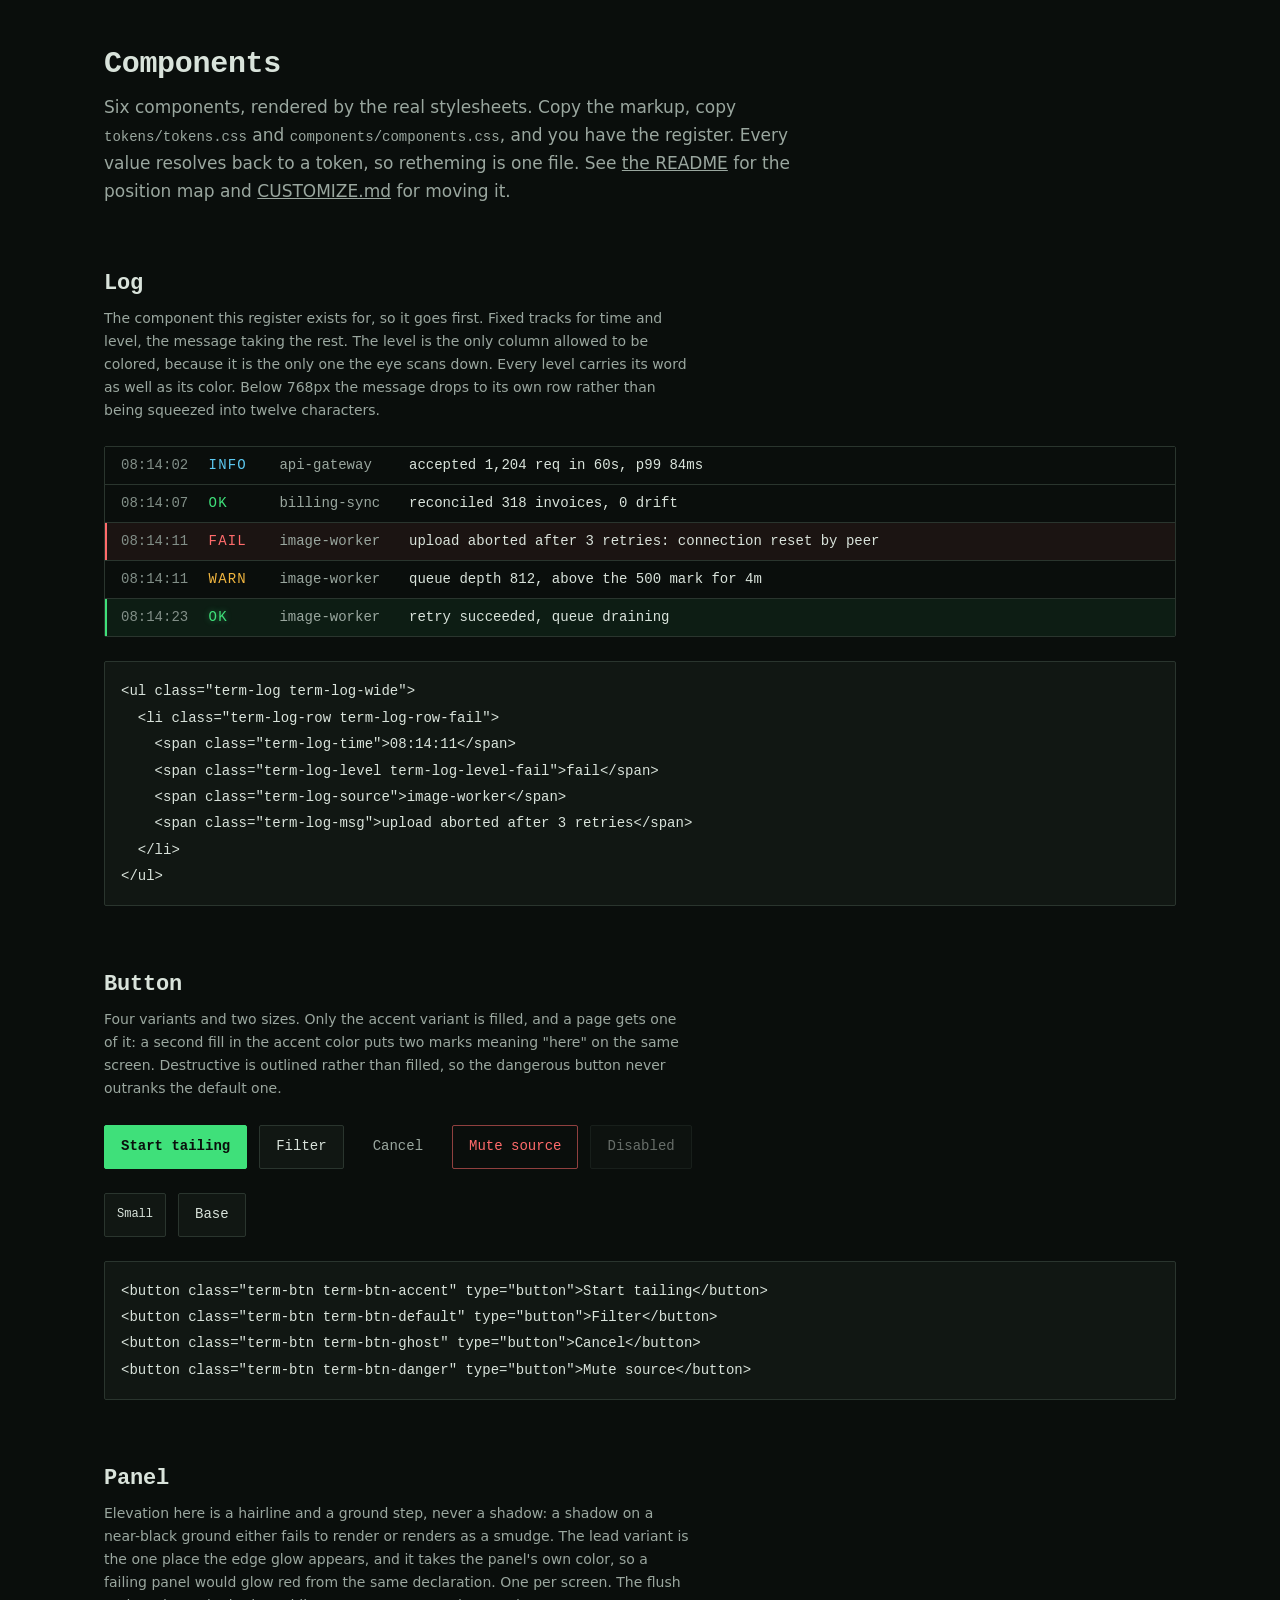
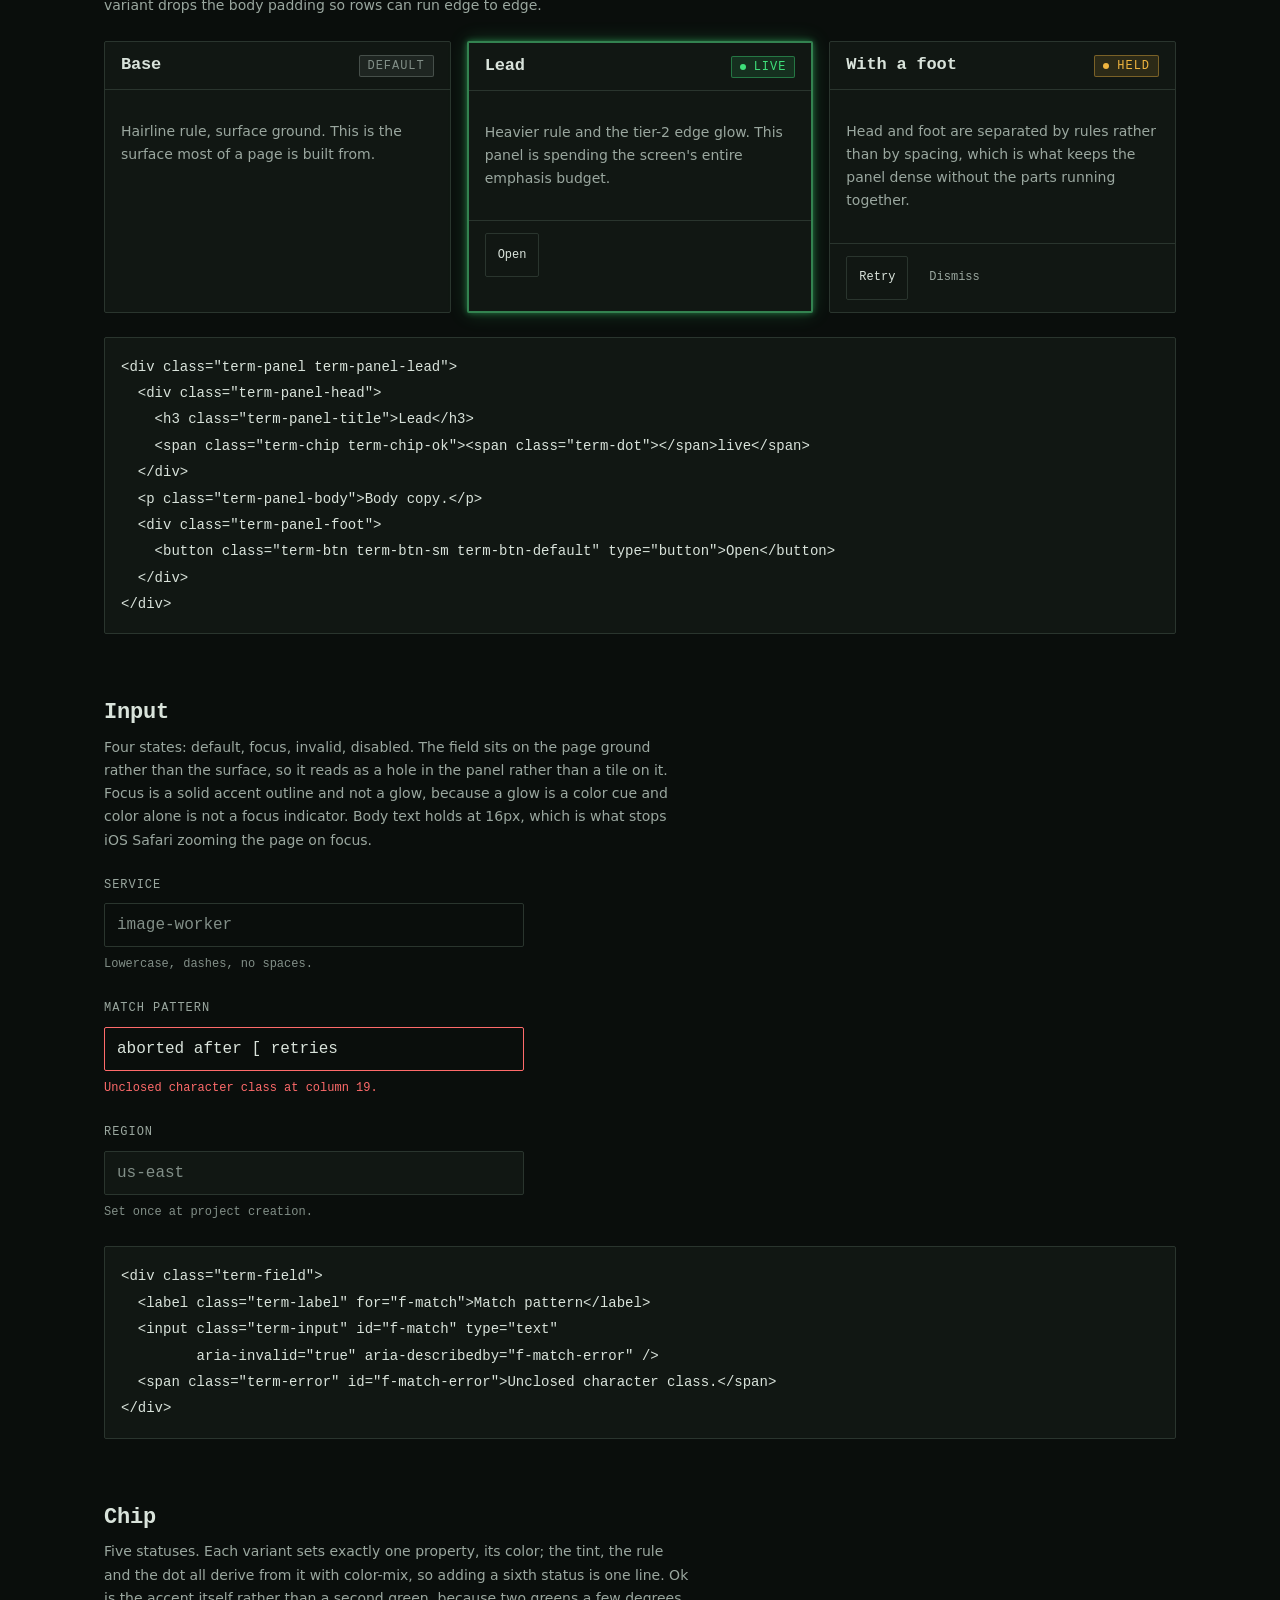
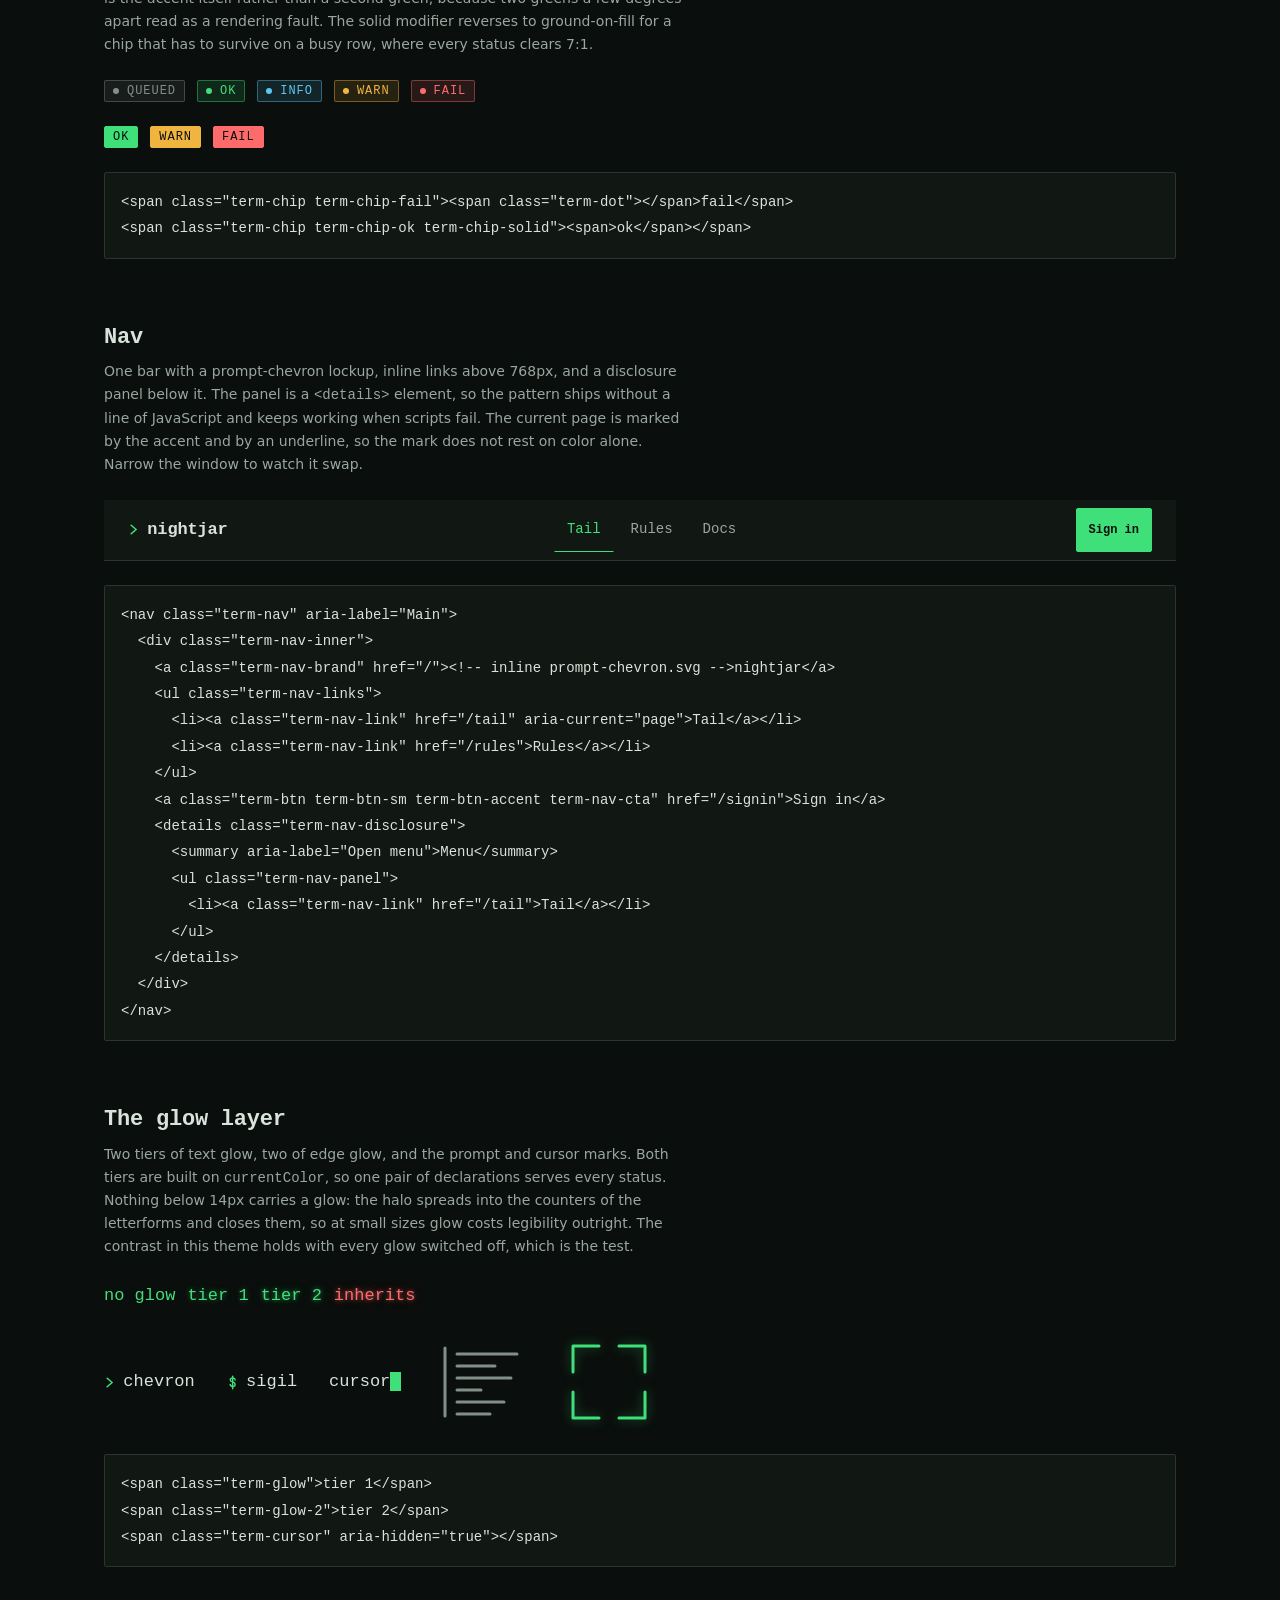
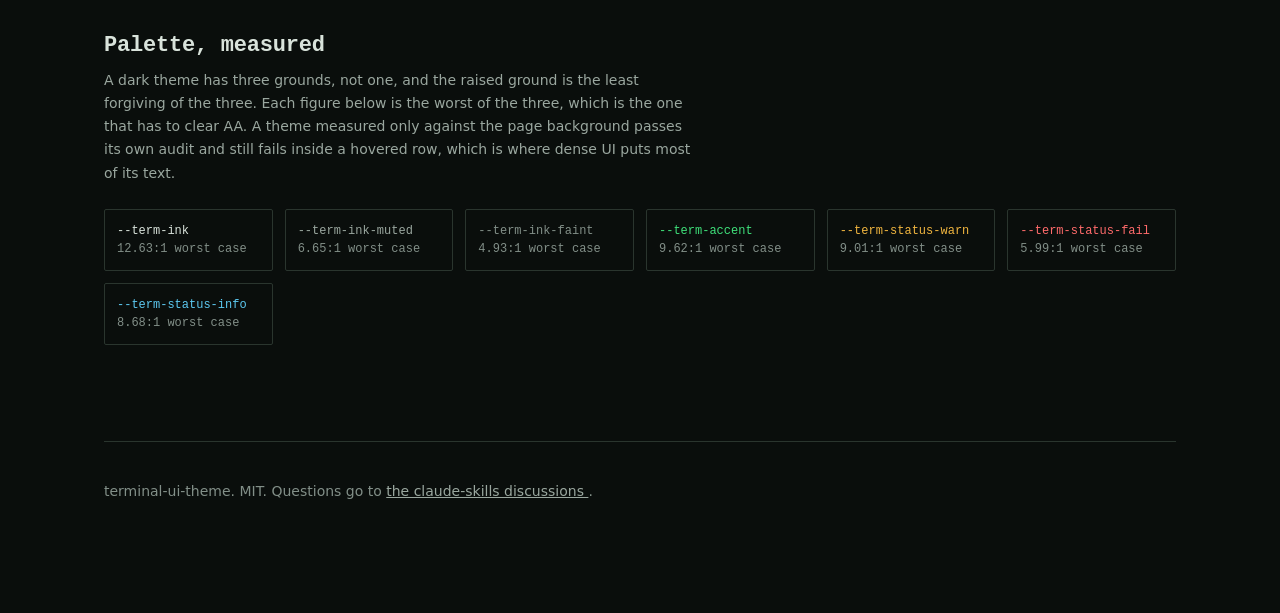
<file: components/index.html>
<!doctype html>
<html lang="en">
  <head>
    <meta charset="utf-8" />
    <meta name="viewport" content="width=device-width, initial-scale=1" />
    <title>Components | terminal-ui-theme</title>
    <meta
      name="description"
      content="The six core components of terminal-ui-theme, rendered live with the markup to copy."
    />

    <!-- The real token file and the real component files, in that order. This
         page holds no copy of any of them. -->
    <link rel="stylesheet" href="../tokens/tokens.css" />
    <link rel="stylesheet" href="./components.css" />
    <link rel="stylesheet" href="./glow.css" />

    <style>
      /* Page chrome for this gallery only. Tokens throughout, no literals. */
      *,
      *::before,
      *::after {
        box-sizing: border-box;
      }

      body {
        margin: 0;
        background: var(--term-ground);
        color: var(--term-ink);
        font-family: var(--term-font-sans);
        font-size: var(--term-text-body);
        line-height: var(--term-leading-body);
      }

      .wrap {
        max-width: var(--term-container);
        margin: 0 auto;
        padding: var(--term-space-12) var(--term-space-4) var(--term-space-24);
      }

      @media (min-width: 768px) {
        .wrap {
          padding-left: var(--term-space-6);
          padding-right: var(--term-space-6);
        }
      }

      h1 {
        margin: 0 0 var(--term-space-3);
        font-family: var(--term-font-mono);
        font-size: var(--term-text-h1);
        font-weight: var(--term-weight-bold);
        line-height: var(--term-leading-tight);
        letter-spacing: var(--term-tracking-tight);
      }

      .page-lead {
        max-width: var(--term-measure);
        margin: 0 0 var(--term-space-12);
        font-size: var(--term-text-lead);
        color: var(--term-ink-muted);
      }

      section {
        margin-top: var(--term-space-16);
      }

      h2 {
        margin: 0 0 var(--term-space-2);
        font-family: var(--term-font-mono);
        font-size: var(--term-text-h2);
        font-weight: var(--term-weight-bold);
        line-height: var(--term-leading-snug);
        letter-spacing: var(--term-tracking-tight);
      }

      .note {
        max-width: var(--term-measure);
        margin: 0 0 var(--term-space-6);
        color: var(--term-ink-muted);
        font-size: var(--term-text-sm);
      }

      .row {
        display: flex;
        flex-wrap: wrap;
        align-items: center;
        gap: var(--term-space-3);
        margin-bottom: var(--term-space-6);
      }

      .grid {
        display: grid;
        gap: var(--term-space-4);
        margin-bottom: var(--term-space-6);
        grid-template-columns: 1fr;
      }

      @media (min-width: 768px) {
        .grid {
          grid-template-columns: repeat(3, 1fr);
        }
      }

      .stack {
        display: grid;
        gap: var(--term-space-6);
        max-width: 420px;
        margin-bottom: var(--term-space-6);
      }

      pre {
        overflow-x: auto;
        margin: 0;
        padding: var(--term-space-4);
        background: var(--term-surface);
        border: var(--term-border-width) solid var(--term-border-color);
        border-radius: var(--term-radius);
      }

      code {
        font-family: var(--term-font-mono);
        font-size: var(--term-text-sm);
        line-height: var(--term-leading-dense);
      }

      a {
        color: var(--term-ink-muted);
      }

      .swatches {
        display: grid;
        grid-template-columns: repeat(auto-fill, minmax(150px, 1fr));
        gap: var(--term-space-3);
        margin-bottom: var(--term-space-6);
      }

      .swatch {
        padding: var(--term-space-3);
        border: var(--term-border-width) solid var(--term-border-color);
        border-radius: var(--term-radius);
        font-family: var(--term-font-mono);
        font-size: var(--term-text-xs);
        line-height: var(--term-leading-dense);
      }

      .swatch b {
        display: block;
        font-weight: var(--term-weight-medium);
      }

      .swatch span {
        color: var(--term-ink-faint);
      }

      .marks {
        display: flex;
        flex-wrap: wrap;
        align-items: center;
        gap: var(--term-space-8);
        margin-bottom: var(--term-space-6);
      }

      footer {
        margin-top: var(--term-space-24);
        padding-top: var(--term-space-6);
        border-top: var(--term-border-width) solid var(--term-border-color);
        color: var(--term-ink-faint);
        font-size: var(--term-text-sm);
      }
    </style>
  </head>

  <body>
    <div class="wrap">
      <h1>Components</h1>
      <p class="page-lead">
        Six components, rendered by the real stylesheets. Copy the markup, copy
        <code>tokens/tokens.css</code> and <code>components/components.css</code>,
        and you have the register. Every value resolves back to a token, so
        retheming is one file. See <a href="../README.md">the README</a> for the
        position map and <a href="../CUSTOMIZE.md">CUSTOMIZE.md</a> for moving it.
      </p>

      <!-- ================= LOG ================= -->
      <section aria-labelledby="log-heading">
        <h2 id="log-heading">Log</h2>
        <p class="note">
          The component this register exists for, so it goes first. Fixed tracks
          for time and level, the message taking the rest. The level is the only
          column allowed to be colored, because it is the only one the eye scans
          down. Every level carries its word as well as its color. Below 768px
          the message drops to its own row rather than being squeezed into
          twelve characters.
        </p>

        <div class="term-panel term-panel-flush" style="margin-bottom: var(--term-space-6)">
          <div class="term-panel-body">
            <ul class="term-log term-log-wide">
              <li class="term-log-row">
                <span class="term-log-time">08:14:02</span>
                <span class="term-log-level term-log-level-info">info</span>
                <span class="term-log-source">api-gateway</span>
                <span class="term-log-msg">accepted 1,204 req in 60s, p99 84ms</span>
              </li>
              <li class="term-log-row">
                <span class="term-log-time">08:14:07</span>
                <span class="term-log-level term-log-level-ok">ok</span>
                <span class="term-log-source">billing-sync</span>
                <span class="term-log-msg">reconciled 318 invoices, 0 drift</span>
              </li>
              <li class="term-log-row term-log-row-fail">
                <span class="term-log-time">08:14:11</span>
                <span class="term-log-level term-log-level-fail">fail</span>
                <span class="term-log-source">image-worker</span>
                <span class="term-log-msg">upload aborted after 3 retries: connection reset by peer</span>
              </li>
              <li class="term-log-row">
                <span class="term-log-time">08:14:11</span>
                <span class="term-log-level term-log-level-warn">warn</span>
                <span class="term-log-source">image-worker</span>
                <span class="term-log-msg">queue depth 812, above the 500 mark for 4m</span>
              </li>
              <li class="term-log-row term-log-row-live">
                <span class="term-log-time">08:14:23</span>
                <span class="term-log-level term-log-level-ok">ok</span>
                <span class="term-log-source">image-worker</span>
                <span class="term-log-msg">retry succeeded, queue draining</span>
              </li>
            </ul>
          </div>
        </div>

        <pre><code>&lt;ul class="term-log term-log-wide"&gt;
  &lt;li class="term-log-row term-log-row-fail"&gt;
    &lt;span class="term-log-time"&gt;08:14:11&lt;/span&gt;
    &lt;span class="term-log-level term-log-level-fail"&gt;fail&lt;/span&gt;
    &lt;span class="term-log-source"&gt;image-worker&lt;/span&gt;
    &lt;span class="term-log-msg"&gt;upload aborted after 3 retries&lt;/span&gt;
  &lt;/li&gt;
&lt;/ul&gt;</code></pre>
      </section>

      <!-- ================= BUTTON ================= -->
      <section aria-labelledby="button-heading">
        <h2 id="button-heading">Button</h2>
        <p class="note">
          Four variants and two sizes. Only the accent variant is filled, and a
          page gets one of it: a second fill in the accent color puts two marks
          meaning "here" on the same screen. Destructive is outlined rather than
          filled, so the dangerous button never outranks the default one.
        </p>

        <div class="row">
          <button class="term-btn term-btn-accent" type="button">Start tailing</button>
          <button class="term-btn term-btn-default" type="button">Filter</button>
          <button class="term-btn term-btn-ghost" type="button">Cancel</button>
          <button class="term-btn term-btn-danger" type="button">Mute source</button>
          <button class="term-btn term-btn-default" type="button" disabled>Disabled</button>
        </div>

        <div class="row">
          <button class="term-btn term-btn-sm term-btn-default" type="button">Small</button>
          <button class="term-btn term-btn-default" type="button">Base</button>
        </div>

        <pre><code>&lt;button class="term-btn term-btn-accent" type="button"&gt;Start tailing&lt;/button&gt;
&lt;button class="term-btn term-btn-default" type="button"&gt;Filter&lt;/button&gt;
&lt;button class="term-btn term-btn-ghost" type="button"&gt;Cancel&lt;/button&gt;
&lt;button class="term-btn term-btn-danger" type="button"&gt;Mute source&lt;/button&gt;</code></pre>
      </section>

      <!-- ================= PANEL ================= -->
      <section aria-labelledby="panel-heading">
        <h2 id="panel-heading">Panel</h2>
        <p class="note">
          Elevation here is a hairline and a ground step, never a shadow: a
          shadow on a near-black ground either fails to render or renders as a
          smudge. The lead variant is the one place the edge glow appears, and
          it takes the panel's own color, so a failing panel would glow red from
          the same declaration. One per screen. The flush variant drops the body
          padding so rows can run edge to edge.
        </p>

        <div class="grid">
          <div class="term-panel">
            <div class="term-panel-head">
              <h3 class="term-panel-title">Base</h3>
              <span class="term-chip term-chip-idle">default</span>
            </div>
            <p class="term-panel-body">
              Hairline rule, surface ground. This is the surface most of a page
              is built from.
            </p>
          </div>

          <div class="term-panel term-panel-lead">
            <div class="term-panel-head">
              <h3 class="term-panel-title">Lead</h3>
              <span class="term-chip term-chip-ok"><span class="term-dot"></span>live</span>
            </div>
            <p class="term-panel-body">
              Heavier rule and the tier-2 edge glow. This panel is spending the
              screen's entire emphasis budget.
            </p>
            <div class="term-panel-foot">
              <button class="term-btn term-btn-sm term-btn-default" type="button">Open</button>
            </div>
          </div>

          <div class="term-panel">
            <div class="term-panel-head">
              <h3 class="term-panel-title">With a foot</h3>
              <span class="term-chip term-chip-warn"><span class="term-dot"></span>held</span>
            </div>
            <p class="term-panel-body">
              Head and foot are separated by rules rather than by spacing, which
              is what keeps the panel dense without the parts running together.
            </p>
            <div class="term-panel-foot">
              <button class="term-btn term-btn-sm term-btn-default" type="button">Retry</button>
              <button class="term-btn term-btn-sm term-btn-ghost" type="button">Dismiss</button>
            </div>
          </div>
        </div>

        <pre><code>&lt;div class="term-panel term-panel-lead"&gt;
  &lt;div class="term-panel-head"&gt;
    &lt;h3 class="term-panel-title"&gt;Lead&lt;/h3&gt;
    &lt;span class="term-chip term-chip-ok"&gt;&lt;span class="term-dot"&gt;&lt;/span&gt;live&lt;/span&gt;
  &lt;/div&gt;
  &lt;p class="term-panel-body"&gt;Body copy.&lt;/p&gt;
  &lt;div class="term-panel-foot"&gt;
    &lt;button class="term-btn term-btn-sm term-btn-default" type="button"&gt;Open&lt;/button&gt;
  &lt;/div&gt;
&lt;/div&gt;</code></pre>
      </section>

      <!-- ================= INPUT ================= -->
      <section aria-labelledby="input-heading">
        <h2 id="input-heading">Input</h2>
        <p class="note">
          Four states: default, focus, invalid, disabled. The field sits on the
          page ground rather than the surface, so it reads as a hole in the
          panel rather than a tile on it. Focus is a solid accent outline and
          not a glow, because a glow is a color cue and color alone is not a
          focus indicator. Body text holds at 16px, which is what stops iOS
          Safari zooming the page on focus.
        </p>

        <div class="stack">
          <div class="term-field">
            <label class="term-label" for="f-service">Service</label>
            <input class="term-input" id="f-service" type="text" placeholder="image-worker" />
            <span class="term-hint">Lowercase, dashes, no spaces.</span>
          </div>

          <div class="term-field">
            <label class="term-label" for="f-match">Match pattern</label>
            <input
              class="term-input"
              id="f-match"
              type="text"
              value="aborted after [ retries"
              aria-invalid="true"
              aria-describedby="f-match-error"
            />
            <span class="term-error" id="f-match-error">
              Unclosed character class at column 19.
            </span>
          </div>

          <div class="term-field">
            <label class="term-label" for="f-region">Region</label>
            <input class="term-input" id="f-region" type="text" value="us-east" disabled />
            <span class="term-hint">Set once at project creation.</span>
          </div>
        </div>

        <pre><code>&lt;div class="term-field"&gt;
  &lt;label class="term-label" for="f-match"&gt;Match pattern&lt;/label&gt;
  &lt;input class="term-input" id="f-match" type="text"
         aria-invalid="true" aria-describedby="f-match-error" /&gt;
  &lt;span class="term-error" id="f-match-error"&gt;Unclosed character class.&lt;/span&gt;
&lt;/div&gt;</code></pre>
      </section>

      <!-- ================= CHIP ================= -->
      <section aria-labelledby="chip-heading">
        <h2 id="chip-heading">Chip</h2>
        <p class="note">
          Five statuses. Each variant sets exactly one property, its color; the
          tint, the rule and the dot all derive from it with color-mix, so
          adding a sixth status is one line. Ok is the accent itself rather than
          a second green, because two greens a few degrees apart read as a
          rendering fault. The solid modifier reverses to ground-on-fill for a
          chip that has to survive on a busy row, where every status clears 7:1.
        </p>

        <div class="row">
          <span class="term-chip term-chip-idle"><span class="term-dot"></span>queued</span>
          <span class="term-chip term-chip-ok"><span class="term-dot"></span>ok</span>
          <span class="term-chip term-chip-info"><span class="term-dot"></span>info</span>
          <span class="term-chip term-chip-warn"><span class="term-dot"></span>warn</span>
          <span class="term-chip term-chip-fail"><span class="term-dot"></span>fail</span>
        </div>

        <div class="row">
          <span class="term-chip term-chip-ok term-chip-solid"><span>ok</span></span>
          <span class="term-chip term-chip-warn term-chip-solid"><span>warn</span></span>
          <span class="term-chip term-chip-fail term-chip-solid"><span>fail</span></span>
        </div>

        <pre><code>&lt;span class="term-chip term-chip-fail"&gt;&lt;span class="term-dot"&gt;&lt;/span&gt;fail&lt;/span&gt;
&lt;span class="term-chip term-chip-ok term-chip-solid"&gt;&lt;span&gt;ok&lt;/span&gt;&lt;/span&gt;</code></pre>
      </section>

      <!-- ================= NAV ================= -->
      <section aria-labelledby="nav-heading">
        <h2 id="nav-heading">Nav</h2>
        <p class="note">
          One bar with a prompt-chevron lockup, inline links above 768px, and a
          disclosure panel below it. The panel is a <code>&lt;details&gt;</code>
          element, so the pattern ships without a line of JavaScript and keeps
          working when scripts fail. The current page is marked by the accent
          and by an underline, so the mark does not rest on color alone. Narrow
          the window to watch it swap.
        </p>

        <div style="margin-bottom: var(--term-space-6)">
          <nav class="term-nav" aria-label="Component example">
            <div class="term-nav-inner">
              <a class="term-nav-brand" href="#nav-heading">
                <svg
                  xmlns="http://www.w3.org/2000/svg"
                  viewBox="0 0 16 24"
                  width="16"
                  height="24"
                  class="term-prompt-mark"
                  aria-hidden="true"
                >
                  <path
                    class="term-art-line"
                    fill="none"
                    stroke="currentColor"
                    stroke-width="2.25"
                    stroke-linecap="round"
                    stroke-linejoin="round"
                    d="M4.5 6 L 11.5 12 L 4.5 18"
                  />
                </svg>
                nightjar
              </a>

              <ul class="term-nav-links">
                <li><a class="term-nav-link" href="#nav-heading" aria-current="page">Tail</a></li>
                <li><a class="term-nav-link" href="#nav-heading">Rules</a></li>
                <li><a class="term-nav-link" href="#nav-heading">Docs</a></li>
              </ul>

              <a class="term-btn term-btn-sm term-btn-accent term-nav-cta" href="#nav-heading">
                Sign in
              </a>

              <details class="term-nav-disclosure">
                <summary aria-label="Open menu">Menu</summary>
                <ul class="term-nav-panel">
                  <li><a class="term-nav-link" href="#nav-heading" aria-current="page">Tail</a></li>
                  <li><a class="term-nav-link" href="#nav-heading">Rules</a></li>
                  <li><a class="term-nav-link" href="#nav-heading">Docs</a></li>
                  <li><a class="term-nav-link" href="#nav-heading">Sign in</a></li>
                </ul>
              </details>
            </div>
          </nav>
        </div>

        <pre><code>&lt;nav class="term-nav" aria-label="Main"&gt;
  &lt;div class="term-nav-inner"&gt;
    &lt;a class="term-nav-brand" href="/"&gt;&lt;!-- inline prompt-chevron.svg --&gt;nightjar&lt;/a&gt;
    &lt;ul class="term-nav-links"&gt;
      &lt;li&gt;&lt;a class="term-nav-link" href="/tail" aria-current="page"&gt;Tail&lt;/a&gt;&lt;/li&gt;
      &lt;li&gt;&lt;a class="term-nav-link" href="/rules"&gt;Rules&lt;/a&gt;&lt;/li&gt;
    &lt;/ul&gt;
    &lt;a class="term-btn term-btn-sm term-btn-accent term-nav-cta" href="/signin"&gt;Sign in&lt;/a&gt;
    &lt;details class="term-nav-disclosure"&gt;
      &lt;summary aria-label="Open menu"&gt;Menu&lt;/summary&gt;
      &lt;ul class="term-nav-panel"&gt;
        &lt;li&gt;&lt;a class="term-nav-link" href="/tail"&gt;Tail&lt;/a&gt;&lt;/li&gt;
      &lt;/ul&gt;
    &lt;/details&gt;
  &lt;/div&gt;
&lt;/nav&gt;</code></pre>
      </section>

      <!-- ================= THE GLOW LAYER ================= -->
      <section aria-labelledby="glow-heading">
        <h2 id="glow-heading">The glow layer</h2>
        <p class="note">
          Two tiers of text glow, two of edge glow, and the prompt and cursor
          marks. Both tiers are built on <code>currentColor</code>, so one pair
          of declarations serves every status. Nothing below 14px carries a
          glow: the halo spreads into the counters of the letterforms and closes
          them, so at small sizes glow costs legibility outright. The contrast
          in this theme holds with every glow switched off, which is the test.
        </p>

        <div class="row">
          <span style="font-family: var(--term-font-mono); font-size: var(--term-text-h3); color: var(--term-accent)">no glow</span>
          <span class="term-glow" style="font-family: var(--term-font-mono); font-size: var(--term-text-h3); color: var(--term-accent)">tier 1</span>
          <span class="term-glow-2" style="font-family: var(--term-font-mono); font-size: var(--term-text-h3); color: var(--term-accent)">tier 2</span>
          <span class="term-glow-2" style="font-family: var(--term-font-mono); font-size: var(--term-text-h3); color: var(--term-status-fail)">inherits</span>
        </div>

        <div class="marks">
          <span class="term-prompt" style="font-size: var(--term-text-h3)">
            <svg
              xmlns="http://www.w3.org/2000/svg"
              viewBox="0 0 16 24"
              width="16"
              height="24"
              class="term-prompt-mark"
              aria-hidden="true"
            >
              <path
                class="term-art-line"
                fill="none"
                stroke="currentColor"
                stroke-width="2.25"
                stroke-linecap="round"
                stroke-linejoin="round"
                d="M4.5 6 L 11.5 12 L 4.5 18"
              />
            </svg>
            chevron
          </span>

          <span class="term-prompt" style="font-size: var(--term-text-h3)">
            <svg
              xmlns="http://www.w3.org/2000/svg"
              viewBox="0 0 16 24"
              width="16"
              height="24"
              class="term-prompt-mark"
              aria-hidden="true"
            >
              <g
                class="term-art-line"
                fill="none"
                stroke="currentColor"
                stroke-width="2"
                stroke-linecap="round"
                stroke-linejoin="round"
              >
                <path d="M11.5 8.4 C 11.5 6.6, 10 5.6, 8 5.6 C 6 5.6, 4.6 6.6, 4.6 8.3 C 4.6 11.8, 11.5 10.6, 11.5 14.4 C 11.5 16.4, 10 17.6, 8 17.6 C 6 17.6, 4.5 16.4, 4.5 14.6" />
                <path d="M8 3.2 L 8 20.8" />
              </g>
            </svg>
            sigil
          </span>

          <span style="font-family: var(--term-font-mono); font-size: var(--term-text-h3)">
            cursor<span class="term-cursor" aria-hidden="true"></span>
          </span>

          <svg
            xmlns="http://www.w3.org/2000/svg"
            viewBox="0 0 96 96"
            width="96"
            height="96"
            class="term-glyph"
            aria-hidden="true"
          >
            <g
              class="term-art-line"
              fill="none"
              stroke="currentColor"
              stroke-width="3"
              stroke-linecap="round"
            >
              <path d="M12 14 L 12 82" />
              <path d="M24 20 L 84 20" />
              <path d="M24 32 L 62 32" />
              <path d="M24 44 L 78 44" />
              <path d="M24 56 L 48 56" />
              <path d="M24 68 L 71 68" />
              <path d="M24 80 L 57 80" />
            </g>
          </svg>

          <svg
            xmlns="http://www.w3.org/2000/svg"
            viewBox="0 0 96 96"
            width="96"
            height="96"
            class="term-glyph term-glyph-lit"
            aria-hidden="true"
          >
            <g
              class="term-art-line"
              fill="none"
              stroke="currentColor"
              stroke-width="3"
              stroke-linecap="round"
              stroke-linejoin="round"
            >
              <path d="M12 38 L 12 12 L 38 12" />
              <path d="M58 12 L 84 12 L 84 38" />
              <path d="M84 58 L 84 84 L 58 84" />
              <path d="M38 84 L 12 84 L 12 58" />
            </g>
          </svg>
        </div>

        <pre><code>&lt;span class="term-glow"&gt;tier 1&lt;/span&gt;
&lt;span class="term-glow-2"&gt;tier 2&lt;/span&gt;
&lt;span class="term-cursor" aria-hidden="true"&gt;&lt;/span&gt;</code></pre>
      </section>

      <!-- ================= PALETTE ================= -->
      <section aria-labelledby="palette-heading">
        <h2 id="palette-heading">Palette, measured</h2>
        <p class="note">
          A dark theme has three grounds, not one, and the raised ground is the
          least forgiving of the three. Each figure below is the worst of the
          three, which is the one that has to clear AA. A theme measured only
          against the page background passes its own audit and still fails
          inside a hovered row, which is where dense UI puts most of its text.
        </p>

        <div class="swatches">
          <div class="swatch" style="color: var(--term-ink)">
            <b>--term-ink</b><span>12.63:1 worst case</span>
          </div>
          <div class="swatch" style="color: var(--term-ink-muted)">
            <b>--term-ink-muted</b><span>6.65:1 worst case</span>
          </div>
          <div class="swatch" style="color: var(--term-ink-faint)">
            <b>--term-ink-faint</b><span>4.93:1 worst case</span>
          </div>
          <div class="swatch" style="color: var(--term-accent)">
            <b>--term-accent</b><span>9.62:1 worst case</span>
          </div>
          <div class="swatch" style="color: var(--term-status-warn)">
            <b>--term-status-warn</b><span>9.01:1 worst case</span>
          </div>
          <div class="swatch" style="color: var(--term-status-fail)">
            <b>--term-status-fail</b><span>5.99:1 worst case</span>
          </div>
          <div class="swatch" style="color: var(--term-status-info)">
            <b>--term-status-info</b><span>8.68:1 worst case</span>
          </div>
        </div>
      </section>

      <footer>
        <p>
          terminal-ui-theme. MIT. Questions go to
          <a href="https://github.com/rampstackco/claude-skills/discussions">
            the claude-skills discussions
          </a>.
        </p>
      </footer>
    </div>
  </body>
</html>
</file>
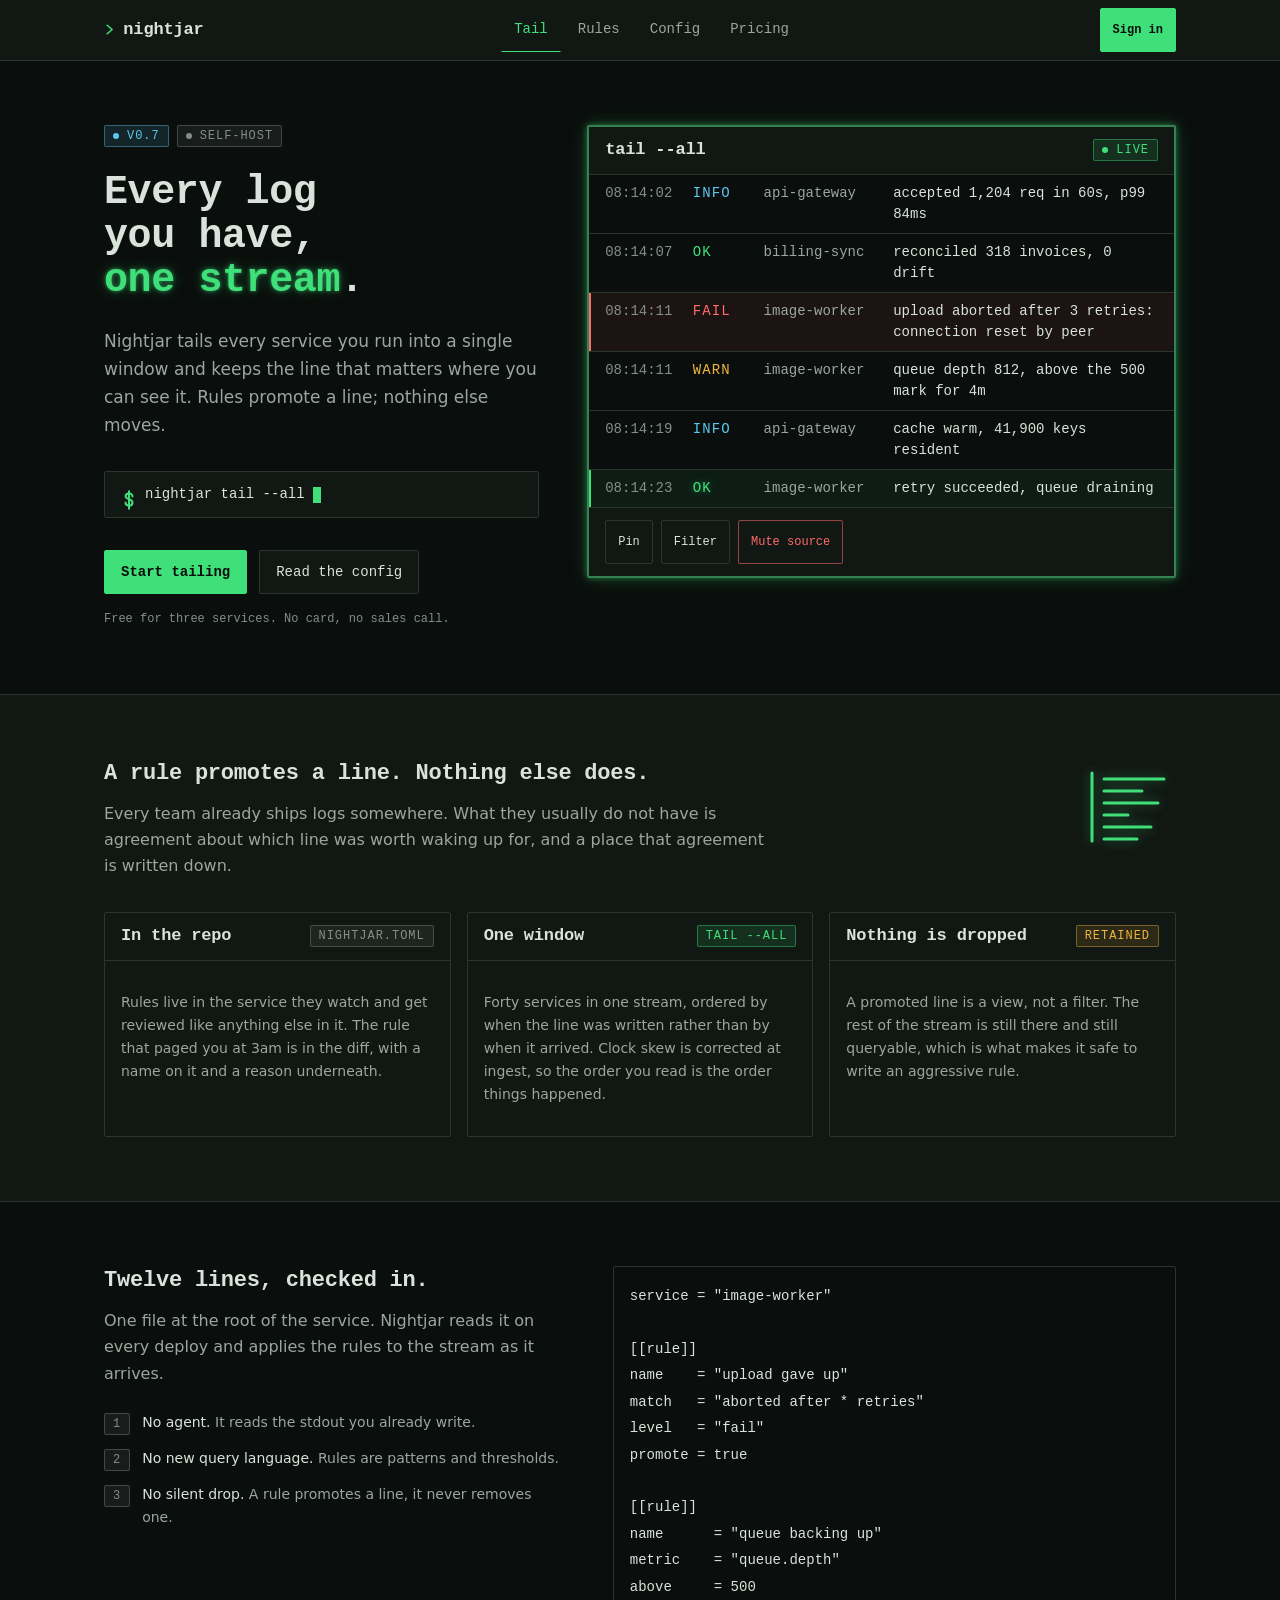
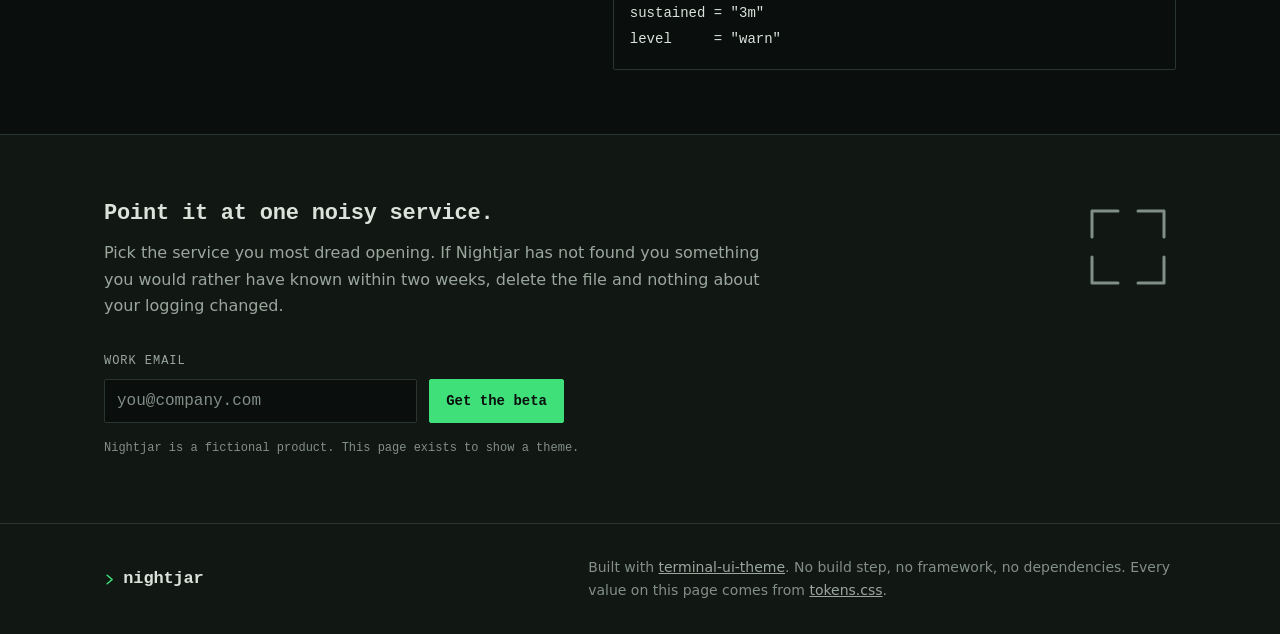
<file: demo/index.html>
<!doctype html>
<html lang="en">
  <head>
    <meta charset="utf-8" />
    <meta name="viewport" content="width=device-width, initial-scale=1" />
    <title>Nightjar | terminal-ui-theme demo</title>
    <meta
      name="description"
      content="A fictional log-tailing product, built entirely from the terminal-ui-theme tokens and components. No build step, no framework, no dependencies."
    />

    <!-- The real token file and the real component files. This page holds no
         copy of any of them, and declares no color of its own. Change a value
         in tokens/tokens.css and this page changes with it. -->
    <link rel="stylesheet" href="../tokens/tokens.css" />
    <link rel="stylesheet" href="../components/components.css" />
    <link rel="stylesheet" href="../components/glow.css" />

    <style>
      /* Layout for this page only. Tokens throughout, not one literal. */
      *,
      *::before,
      *::after {
        box-sizing: border-box;
      }

      body {
        margin: 0;
        background: var(--term-ground);
        color: var(--term-ink);
        font-family: var(--term-font-sans);
        font-size: var(--term-text-body);
        line-height: var(--term-leading-body);
      }

      .skip {
        position: absolute;
        left: -9999px;
      }

      .skip:focus {
        left: var(--term-space-4);
        top: var(--term-space-4);
        z-index: 50;
        padding: var(--term-space-3) var(--term-space-4);
        background: var(--term-surface);
        border: var(--term-border-width) solid var(--term-accent);
        border-radius: var(--term-radius);
        font-family: var(--term-font-mono);
      }

      .wrap {
        max-width: var(--term-container);
        margin: 0 auto;
        padding-left: var(--term-space-4);
        padding-right: var(--term-space-4);
      }

      @media (min-width: 768px) {
        .wrap {
          padding-left: var(--term-space-6);
          padding-right: var(--term-space-6);
        }
      }

      section {
        padding-top: var(--term-space-12);
        padding-bottom: var(--term-space-12);
      }

      @media (min-width: 768px) {
        section {
          padding-top: var(--term-space-16);
          padding-bottom: var(--term-space-16);
        }
      }

      .band {
        border-top: var(--term-border-width) solid var(--term-border-color);
      }

      .band-surface {
        background: var(--term-surface);
      }

      /* ---- Hero ---- */
      .hero-grid {
        display: grid;
        gap: var(--term-space-8);
        align-items: start;
      }

      @media (min-width: 960px) {
        .hero-grid {
          grid-template-columns: 0.85fr 1.15fr;
          gap: var(--term-space-12);
        }
      }

      .eyebrow {
        display: flex;
        flex-wrap: wrap;
        gap: var(--term-space-2);
        margin: 0 0 var(--term-space-6);
      }

      h1 {
        margin: 0;
        font-family: var(--term-font-mono);
        font-size: var(--term-text-h1);
        font-weight: var(--term-weight-bold);
        line-height: var(--term-leading-tight);
        letter-spacing: var(--term-tracking-tight);
        text-wrap: balance;
      }

      @media (min-width: 768px) {
        h1 {
          font-size: var(--term-text-display);
        }
      }

      .lead {
        max-width: var(--term-measure);
        margin: var(--term-space-6) 0 0;
        font-size: var(--term-text-lead);
        color: var(--term-ink-muted);
      }

      .cta-row {
        display: flex;
        flex-wrap: wrap;
        gap: var(--term-space-3);
        margin-top: var(--term-space-8);
      }

      .fine {
        margin: var(--term-space-4) 0 0;
        font-family: var(--term-font-mono);
        font-size: var(--term-text-xs);
        color: var(--term-ink-faint);
      }

      /* The one command line on the page. It is the hero's proof: the whole
         product is one command, so the command is the screenshot. */
      .cmd {
        display: flex;
        align-items: center;
        gap: var(--term-prompt-gap);
        margin-top: var(--term-space-8);
        padding: var(--term-space-3) var(--term-space-4);
        background: var(--term-surface);
        border: var(--term-border-width) solid var(--term-border-color);
        border-radius: var(--term-radius);
        font-family: var(--term-font-mono);
        font-size: var(--term-text-sm);
        overflow-x: auto;
      }

      .cmd code {
        white-space: nowrap;
      }

      /* ---- Section headings ---- */
      h2 {
        margin: 0;
        font-family: var(--term-font-mono);
        font-size: var(--term-text-h2);
        font-weight: var(--term-weight-bold);
        line-height: var(--term-leading-snug);
        letter-spacing: var(--term-tracking-tight);
        text-wrap: balance;
      }

      .section-head {
        display: flex;
        align-items: flex-start;
        justify-content: space-between;
        gap: var(--term-space-8);
      }

      .section-lead {
        max-width: var(--term-measure);
        margin: var(--term-space-3) 0 var(--term-space-8);
        color: var(--term-ink-muted);
      }

      /* The section mark. One per section is the ceiling, and this page uses
         two across three sections. */
      .section-mark {
        flex: none;
        display: none;
      }

      @media (min-width: 768px) {
        .section-mark {
          display: block;
        }
      }

      .cards {
        display: grid;
        gap: var(--term-space-4);
        grid-template-columns: 1fr;
      }

      @media (min-width: 900px) {
        .cards {
          grid-template-columns: repeat(3, 1fr);
        }
      }

      /* ---- Config ---- */
      .config-grid {
        display: grid;
        gap: var(--term-space-8);
        align-items: start;
      }

      @media (min-width: 900px) {
        .config-grid {
          grid-template-columns: 0.9fr 1.1fr;
          gap: var(--term-space-12);
        }
      }

      pre {
        overflow-x: auto;
        margin: 0;
        padding: var(--term-space-4);
        background: var(--term-ground);
        border: var(--term-border-width) solid var(--term-border-color);
        border-radius: var(--term-radius);
      }

      code {
        font-family: var(--term-font-mono);
        font-size: var(--term-text-sm);
        line-height: var(--term-leading-dense);
      }

      .checks {
        margin: var(--term-space-6) 0 0;
        padding: 0;
        list-style: none;
        display: grid;
        gap: var(--term-space-3);
      }

      .checks li {
        display: grid;
        grid-template-columns: auto 1fr;
        gap: var(--term-space-3);
        align-items: baseline;
        color: var(--term-ink-muted);
        font-size: var(--term-text-sm);
      }

      .checks strong {
        color: var(--term-ink);
        font-weight: var(--term-weight-medium);
      }

      /* ---- Signup ---- */
      .signup {
        display: grid;
        gap: var(--term-space-3);
        max-width: 460px;
        margin-top: var(--term-space-8);
      }

      @media (min-width: 560px) {
        .signup {
          grid-template-columns: 1fr auto;
          align-items: end;
        }
      }

      /* ---- Footer ---- */
      footer {
        background: var(--term-surface);
        border-top: var(--term-border-width) solid var(--term-border-color);
        padding: var(--term-space-8) 0;
      }

      .foot-inner {
        display: flex;
        flex-wrap: wrap;
        gap: var(--term-space-6);
        justify-content: space-between;
        align-items: center;
      }

      .foot-note {
        max-width: var(--term-measure);
        margin: 0;
        font-size: var(--term-text-sm);
        color: var(--term-ink-faint);
      }

      .foot-note a {
        color: var(--term-ink-muted);
      }
    </style>
  </head>

  <body>
    <a class="skip" href="#main">Skip to content</a>

    <nav class="term-nav" aria-label="Main">
      <div class="term-nav-inner">
        <a class="term-nav-brand" href="#main">
          <!-- The brand lockup is the prompt chevron and the name, which is the
               smallest possible statement of this whole register. Inlined from
               assets/prompt-chevron.svg so it can read the tokens. -->
          <svg
            xmlns="http://www.w3.org/2000/svg"
            viewBox="0 0 16 24"
            width="16"
            height="24"
            class="term-prompt-mark"
            aria-hidden="true"
          >
            <path
              class="term-art-line"
              fill="none"
              stroke="currentColor"
              stroke-width="2.25"
              stroke-linecap="round"
              stroke-linejoin="round"
              d="M4.5 6 L 11.5 12 L 4.5 18"
            />
          </svg>
          nightjar
        </a>

        <ul class="term-nav-links">
          <li><a class="term-nav-link" href="#main" aria-current="page">Tail</a></li>
          <li><a class="term-nav-link" href="#rules">Rules</a></li>
          <li><a class="term-nav-link" href="#config">Config</a></li>
          <li><a class="term-nav-link" href="#start">Pricing</a></li>
        </ul>

        <a class="term-btn term-btn-sm term-btn-accent term-nav-cta" href="#start">Sign in</a>

        <details class="term-nav-disclosure">
          <summary aria-label="Open menu">Menu</summary>
          <ul class="term-nav-panel">
            <li><a class="term-nav-link" href="#main" aria-current="page">Tail</a></li>
            <li><a class="term-nav-link" href="#rules">Rules</a></li>
            <li><a class="term-nav-link" href="#config">Config</a></li>
            <li><a class="term-nav-link" href="#start">Pricing</a></li>
            <li><a class="term-nav-link" href="#start">Sign in</a></li>
          </ul>
        </details>
      </div>
    </nav>

    <main id="main">
      <!-- ================= HERO ================= -->
      <section aria-labelledby="hero-heading">
        <div class="wrap hero-grid">
          <div>
            <p class="eyebrow">
              <span class="term-chip term-chip-info"><span class="term-dot"></span>v0.7</span>
              <span class="term-chip term-chip-idle"><span class="term-dot"></span>Self-host</span>
            </p>

            <!-- The page's one tier-2 glow, on one word. -->
            <h1 id="hero-heading">
              Every log you have,<br />
              <span class="term-lit">one stream</span>.
            </h1>

            <p class="lead">
              Nightjar tails every service you run into a single window and
              keeps the line that matters where you can see it. Rules promote a
              line; nothing else moves.
            </p>

            <div class="cmd">
              <span class="term-prompt-mark" aria-hidden="true">
                <svg
                  xmlns="http://www.w3.org/2000/svg"
                  viewBox="0 0 16 24"
                  width="16"
                  height="24"
                  aria-hidden="true"
                >
                  <g
                    class="term-art-line"
                    fill="none"
                    stroke="currentColor"
                    stroke-width="2"
                    stroke-linecap="round"
                    stroke-linejoin="round"
                  >
                    <path d="M11.5 8.4 C 11.5 6.6, 10 5.6, 8 5.6 C 6 5.6, 4.6 6.6, 4.6 8.3 C 4.6 11.8, 11.5 10.6, 11.5 14.4 C 11.5 16.4, 10 17.6, 8 17.6 C 6 17.6, 4.5 16.4, 4.5 14.6" />
                    <path d="M8 3.2 L 8 20.8" />
                  </g>
                </svg>
              </span>
              <code>nightjar tail --all</code>
              <span class="term-cursor" aria-hidden="true"></span>
            </div>

            <div class="cta-row">
              <a class="term-btn term-btn-accent" href="#start">Start tailing</a>
              <a class="term-btn term-btn-default" href="#config">Read the config</a>
            </div>

            <p class="fine">Free for three services. No card, no sales call.</p>
          </div>

          <!-- The one lead panel on the page, and the only tier-2 edge glow.
               Everything else on the page is a hairline. -->
          <div class="term-panel term-panel-lead term-panel-flush">
            <div class="term-panel-head">
              <h2 class="term-panel-title">tail --all</h2>
              <span class="term-chip term-chip-ok"><span class="term-dot"></span>Live</span>
            </div>

            <div class="term-panel-body">
              <ul class="term-log term-log-wide">
                <li class="term-log-row">
                  <span class="term-log-time">08:14:02</span>
                  <span class="term-log-level term-log-level-info">info</span>
                  <span class="term-log-source">api-gateway</span>
                  <span class="term-log-msg">accepted 1,204 req in 60s, p99 84ms</span>
                </li>
                <li class="term-log-row">
                  <span class="term-log-time">08:14:07</span>
                  <span class="term-log-level term-log-level-ok">ok</span>
                  <span class="term-log-source">billing-sync</span>
                  <span class="term-log-msg">reconciled 318 invoices, 0 drift</span>
                </li>
                <li class="term-log-row term-log-row-fail">
                  <span class="term-log-time">08:14:11</span>
                  <span class="term-log-level term-log-level-fail">fail</span>
                  <span class="term-log-source">image-worker</span>
                  <span class="term-log-msg">upload aborted after 3 retries: connection reset by peer</span>
                </li>
                <li class="term-log-row">
                  <span class="term-log-time">08:14:11</span>
                  <span class="term-log-level term-log-level-warn">warn</span>
                  <span class="term-log-source">image-worker</span>
                  <span class="term-log-msg">queue depth 812, above the 500 mark for 4m</span>
                </li>
                <li class="term-log-row">
                  <span class="term-log-time">08:14:19</span>
                  <span class="term-log-level term-log-level-info">info</span>
                  <span class="term-log-source">api-gateway</span>
                  <span class="term-log-msg">cache warm, 41,900 keys resident</span>
                </li>
                <li class="term-log-row term-log-row-live">
                  <span class="term-log-time">08:14:23</span>
                  <span class="term-log-level term-log-level-ok">ok</span>
                  <span class="term-log-source">image-worker</span>
                  <span class="term-log-msg">retry succeeded, queue draining</span>
                </li>
              </ul>
            </div>

            <div class="term-panel-foot">
              <button class="term-btn term-btn-sm term-btn-default" type="button">Pin</button>
              <button class="term-btn term-btn-sm term-btn-default" type="button">Filter</button>
              <button class="term-btn term-btn-sm term-btn-danger" type="button">Mute source</button>
            </div>
          </div>
        </div>
      </section>

      <!-- ================= RULES ================= -->
      <section id="rules" class="band band-surface" aria-labelledby="rules-heading">
        <div class="wrap">
          <div class="section-head">
            <div>
              <h2 id="rules-heading">A rule promotes a line. Nothing else does.</h2>
              <p class="section-lead">
                Every team already ships logs somewhere. What they usually do not
                have is agreement about which line was worth waking up for, and
                a place that agreement is written down.
              </p>
            </div>

            <!-- This section's mark, and the page's one lit glyph. This is the
                 section to spend it on: it is the only one with no accent
                 element of its own, so the lit mark is not competing with a
                 filled button for the single "here" the register allows per
                 screen. Inlined from assets/glyph-stream.svg so the paint rules
                 in glow.css can reach it. Decorative. -->
            <svg
              xmlns="http://www.w3.org/2000/svg"
              viewBox="0 0 96 96"
              width="96"
              height="96"
              class="term-glyph term-glyph-lit section-mark"
              aria-hidden="true"
            >
              <g
                class="term-art-line"
                fill="none"
                stroke="currentColor"
                stroke-width="3"
                stroke-linecap="round"
              >
                <path d="M12 14 L 12 82" />
                <path d="M24 20 L 84 20" />
                <path d="M24 32 L 62 32" />
                <path d="M24 44 L 78 44" />
                <path d="M24 56 L 48 56" />
                <path d="M24 68 L 71 68" />
                <path d="M24 80 L 57 80" />
              </g>
            </svg>
          </div>

          <div class="cards">
            <div class="term-panel">
              <div class="term-panel-head">
                <h3 class="term-panel-title">In the repo</h3>
                <span class="term-chip term-chip-idle">nightjar.toml</span>
              </div>
              <p class="term-panel-body">
                Rules live in the service they watch and get reviewed like
                anything else in it. The rule that paged you at 3am is in the
                diff, with a name on it and a reason underneath.
              </p>
            </div>

            <div class="term-panel">
              <div class="term-panel-head">
                <h3 class="term-panel-title">One window</h3>
                <span class="term-chip term-chip-ok">tail --all</span>
              </div>
              <p class="term-panel-body">
                Forty services in one stream, ordered by when the line was
                written rather than by when it arrived. Clock skew is corrected
                at ingest, so the order you read is the order things happened.
              </p>
            </div>

            <div class="term-panel">
              <div class="term-panel-head">
                <h3 class="term-panel-title">Nothing is dropped</h3>
                <span class="term-chip term-chip-warn">retained</span>
              </div>
              <p class="term-panel-body">
                A promoted line is a view, not a filter. The rest of the stream
                is still there and still queryable, which is what makes it safe
                to write an aggressive rule.
              </p>
            </div>
          </div>
        </div>
      </section>

      <!-- ================= CONFIG ================= -->
      <section id="config" class="band" aria-labelledby="config-heading">
        <div class="wrap config-grid">
          <div>
            <h2 id="config-heading">Twelve lines, checked in.</h2>
            <p class="section-lead" style="margin-bottom: 0">
              One file at the root of the service. Nightjar reads it on every
              deploy and applies the rules to the stream as it arrives.
            </p>

            <ul class="checks">
              <li>
                <span class="term-chip term-chip-idle" aria-hidden="true">1</span>
                <span><strong>No agent.</strong> It reads the stdout you already write.</span>
              </li>
              <li>
                <span class="term-chip term-chip-idle" aria-hidden="true">2</span>
                <span><strong>No new query language.</strong> Rules are patterns and thresholds.</span>
              </li>
              <li>
                <span class="term-chip term-chip-idle" aria-hidden="true">3</span>
                <span><strong>No silent drop.</strong> A rule promotes a line, it never removes one.</span>
              </li>
            </ul>
          </div>

          <pre><code>service = "image-worker"

[[rule]]
name    = "upload gave up"
match   = "aborted after * retries"
level   = "fail"
promote = true

[[rule]]
name      = "queue backing up"
metric    = "queue.depth"
above     = 500
sustained = "3m"
level     = "warn"</code></pre>
        </div>
      </section>

      <!-- ================= SIGNUP ================= -->
      <section id="start" class="band band-surface" aria-labelledby="start-heading">
        <div class="wrap">
          <div class="section-head">
            <div>
              <h2 id="start-heading">Point it at one noisy service.</h2>
              <p class="section-lead" style="margin-bottom: 0">
                Pick the service you most dread opening. If Nightjar has not
                found you something you would rather have known within two
                weeks, delete the file and nothing about your logging changed.
              </p>

              <form class="signup" onsubmit="return false">
                <div class="term-field">
                  <label class="term-label" for="email">Work email</label>
                  <input
                    class="term-input"
                    id="email"
                    type="email"
                    name="email"
                    placeholder="you@company.com"
                    autocomplete="email"
                  />
                </div>
                <button class="term-btn term-btn-accent" type="submit">Get the beta</button>
              </form>

              <p class="fine">
                Nightjar is a fictional product. This page exists to show a theme.
              </p>
            </div>

            <!-- This section's mark, unlit. The accent in this section is
                 already spent on the submit button, and a lit mark beside a
                 filled accent button gives the reader two things claiming to
                 be the one place to look. Inlined from assets/glyph-frame.svg.
                 Decorative. -->
            <svg
              xmlns="http://www.w3.org/2000/svg"
              viewBox="0 0 96 96"
              width="96"
              height="96"
              class="term-glyph section-mark"
              aria-hidden="true"
            >
              <g
                class="term-art-line"
                fill="none"
                stroke="currentColor"
                stroke-width="3"
                stroke-linecap="round"
                stroke-linejoin="round"
              >
                <path d="M12 38 L 12 12 L 38 12" />
                <path d="M58 12 L 84 12 L 84 38" />
                <path d="M84 58 L 84 84 L 58 84" />
                <path d="M38 84 L 12 84 L 12 58" />
              </g>
            </svg>
          </div>
        </div>
      </section>
    </main>

    <footer>
      <div class="wrap foot-inner">
        <a class="term-nav-brand" href="#main">
          <svg
            xmlns="http://www.w3.org/2000/svg"
            viewBox="0 0 16 24"
            width="16"
            height="24"
            class="term-prompt-mark"
            aria-hidden="true"
          >
            <path
              class="term-art-line"
              fill="none"
              stroke="currentColor"
              stroke-width="2.25"
              stroke-linecap="round"
              stroke-linejoin="round"
              d="M4.5 6 L 11.5 12 L 4.5 18"
            />
          </svg>
          nightjar
        </a>

        <p class="foot-note">
          Built with
          <a href="https://github.com/rampstackco/terminal-ui-theme">terminal-ui-theme</a>.
          No build step, no framework, no dependencies. Every value on this page
          comes from <a href="../tokens/tokens.css">tokens.css</a>.
        </p>
      </div>
    </footer>
  </body>
</html>
</file>
<file: tokens/tokens.css>
/* ==========================================================================
   terminal-ui-theme / tokens
   --------------------------------------------------------------------------
   This file is the single source of truth. Every literal value in the theme
   lives here exactly once. The Tailwind adapters next to it (theme.css for
   v4, preset.js for v3) hold no values of their own; they point at these
   custom properties with var().

   Each group is annotated with the creative-direction axis the choice serves.
   The four axes are tone register, aesthetic philosophy, audience
   relationship, and sensory ambition. Read them at
   https://rampstack.co/framework/creative-direction

   Contrast ratios in the comments are WCAG 2.1 relative-luminance figures,
   measured against the named surface. A dark theme has three grounds rather
   than one, so every foreground below is quoted against all three, and the
   worst of the three is the number that has to clear AA. Dark themes fail AA
   by quietly passing on the page background and failing inside the panel;
   quoting one ratio is how that ships.
   ========================================================================== */

:root {
  /* ----------------------------------------------------------------------
     GROUNDS
     Aesthetic philosophy axis. Three grounds, each a step lighter, and no
     step larger than it has to be. Elevation in this register is carried by
     a hairline rule rather than by a shadow, so the grounds only have to be
     told apart, not stacked. None of them is #000: a true black clips on OLED
     and takes the faint green cast out of the ink, which is the one thing
     making this a phosphor screen rather than a grey one.
     ---------------------------------------------------------------------- */
  --term-ground: #0a0e0c;         /* the page, and the inside of a log pane */
  --term-surface: #111713;        /* panels, cards, the nav bar */
  --term-surface-raised: #19201b; /* rows, inputs, the hovered line */

  /* ----------------------------------------------------------------------
     INK
     Aesthetic philosophy axis. Three weights of text and no more. Light text
     on a dark ground blooms optically, so the top weight is held below pure
     white; #fff against this ground reads as a halo rather than as a letter.
     ---------------------------------------------------------------------- */
  --term-ink: #d9e3db;        /* body and headings.  14.76 / 13.81 / 12.63 */
  --term-ink-muted: #9aa79f;  /* secondary, labels.   7.77 /  7.27 /  6.65 */
  --term-ink-faint: #828f88;  /* timestamps, comments. 5.77 / 5.39 / 4.93 */

  /* ----------------------------------------------------------------------
     THE RULE
     Aesthetic philosophy axis. Editorial Restrained keeps the color count to
     a base, an accent and a hairline, and this is the hairline. It is a
     boundary and not a signal, so it deliberately sits below the 3:1 UI
     contrast floor: a rule loud enough to clear 3:1 on this ground would
     out-shout the accent, and the accent is the only thing on the page
     allowed to be loud. Nothing is encoded by the rule alone.
     ---------------------------------------------------------------------- */
  --term-line: #2a352e;        /* 1.52 on ground, 1.43 on surface */
  --term-line-strong: #38443b; /* the one boundary that owns the screen */

  /* ----------------------------------------------------------------------
     THE ACCENT
     Aesthetic philosophy axis. Exactly one, in the phosphor green lineage,
     and every other color on the page is a status. One accent is what keeps
     this register readable at density: when a screen holds four hundred
     lines, the eye needs a single color that means "here", and a second
     decorative color spends the only budget that color has.

     Green rather than amber is a lineage choice and reverses cleanly.
     CUSTOMIZE.md documents the swap.
     ---------------------------------------------------------------------- */
  --term-accent: #3fe07a;      /* 11.24 / 10.52 / 9.62 */
  --term-accent-ink: var(--term-ground); /* on a filled accent: 11.24 */

  /* ----------------------------------------------------------------------
     STATUS
     Aesthetic philosophy axis, and the one group in this theme where the
     semantic color is the aesthetic rather than a layer on top of it. A
     terminal has always encoded state as color, so the palette and the
     meaning are the same decision here.

     Ok is the accent itself and not a fourth green. A separate success color
     would sit a few degrees from the accent and read as a rendering fault
     rather than as a distinction.

     Every one of these is quoted on all three grounds because status text is
     the thing most likely to be rendered inside a raised row, which is the
     darkest-contrast case and the one a single-ground measurement misses.
     ---------------------------------------------------------------------- */
  --term-status-ok: var(--term-accent);    /* 11.24 / 10.52 /  9.62 */
  --term-status-warn: #f0b53f;             /* 10.53 /  9.85 /  9.01 */
  --term-status-fail: #ff6b6b;             /*  7.00 /  6.55 /  5.99 */
  --term-status-info: #5cc8f0;             /* 10.15 /  9.50 /  8.68 */
  --term-status-idle: var(--term-ink-faint); /* 5.77 / 5.39 / 4.93 */

  /* Ink for text sitting on a filled status chip. The fills are light enough
     that the page ground is the only readable foreground on them. */
  --term-status-ink: var(--term-ground);

  /* ----------------------------------------------------------------------
     BORDER
     Aesthetic philosophy axis. One pixel is the working weight, because a
     hairline is what a rule drawn by a text renderer looks like and this
     register is rooted in one. Two pixels is reserved for the element that
     owns the screen. Anything heavier belongs to a different register.
     ---------------------------------------------------------------------- */
  --term-border-width: 1px;
  --term-border-width-heavy: 2px;
  --term-border-color: var(--term-line);

  /* ----------------------------------------------------------------------
     GLOW
     Sensory ambition axis, and the emphasis system this register runs on in
     place of shadow. A dark ground gives a shadow nothing to fall on, so
     emphasis has to be additive: the emphasized thing emits rather than
     casts.

     Two tiers and no third. Tier 1 marks the live thing on a screen that has
     one. Tier 2 is for the single element that owns the screen, and a page
     using it twice has stopped using it.

     Both tiers are built on currentColor rather than on the accent, which is
     what lets one definition serve every status: a failing row glows red and
     a passing row glows phosphor from the same two declarations, with no
     per-status glow token and no chance of the pair drifting apart.

     The alphas are deliberately low. Glow at full opacity thickens the letter
     it is attached to and costs more legibility than the emphasis buys, which
     is the failure this register is most often shipped with.
     ---------------------------------------------------------------------- */
  --term-glow-text-1: 0 0 6px color-mix(in srgb, currentColor 45%, transparent);
  --term-glow-text-2:
    0 0 4px color-mix(in srgb, currentColor 60%, transparent),
    0 0 14px color-mix(in srgb, currentColor 32%, transparent);

  --term-glow-edge-1: 0 0 8px color-mix(in srgb, currentColor 30%, transparent);
  --term-glow-edge-2:
    0 0 6px color-mix(in srgb, currentColor 45%, transparent),
    0 0 20px color-mix(in srgb, currentColor 20%, transparent);

  /* ----------------------------------------------------------------------
     RADIUS
     Audience relationship axis. Sharp rectangles are how this register
     addresses an operator: a cell in a character grid has no corner radius,
     and the further the corners round, the further the interface drifts from
     the thing it is descended from. Two pixels is the whole allowance, enough
     to stop a corner aliasing on a low-density display and not enough to read
     as softness. The full radius exists for status dots and nothing else.
     ---------------------------------------------------------------------- */
  --term-radius-none: 0;
  --term-radius: 2px;
  --term-radius-full: 999px;

  /* ----------------------------------------------------------------------
     TYPE
     Tone register axis. Monospace is the display voice here and not only the
     code voice, which is the single decision that separates this register
     from a dark-mode SaaS theme. A proportional heading over a monospace log
     reads as two products; a monospace heading tells the reader what kind of
     software this is before they have read the word.

     The stack is system fonts, so the theme loads no webfont and makes no
     network request. The sans face exists for prose that runs past a few
     lines, because a paragraph set in monospace costs real reading speed and
     Professional does not spend the reader's time on an effect.

     Monospace faces ship fewer weights than proportional ones, so the scale
     stops at 700. Emphasis is carried by color and glow instead, which is
     also what a terminal does.
     ---------------------------------------------------------------------- */
  --term-font-mono: ui-monospace, SFMono-Regular, "SF Mono", Menlo, Consolas,
    "Liberation Mono", "DejaVu Sans Mono", monospace;
  --term-font-sans: ui-sans-serif, system-ui, -apple-system, "Segoe UI", Roboto,
    "Helvetica Neue", Arial, sans-serif;

  --term-weight-body: 400;
  --term-weight-medium: 500;
  --term-weight-bold: 700;

  --term-text-display: 2.5rem;   /* 40px. Monospace runs wide, so the display
                                    step is shorter here than a proportional
                                    scale would put it. */
  --term-text-h1: 1.875rem;      /* 30px */
  --term-text-h2: 1.375rem;      /* 22px */
  --term-text-h3: 1.0625rem;     /* 17px */
  --term-text-lead: 1.0625rem;   /* 17px */
  --term-text-body: 1rem;        /* 16px, the floor for form inputs on iOS */
  --term-text-sm: 0.875rem;      /* 14px, the floor for any body content */
  --term-text-xs: 0.75rem;       /* 12px, labels and chips only, never prose */

  --term-leading-tight: 1.1;
  --term-leading-snug: 1.35;
  --term-leading-dense: 1.5;  /* log rows and tables: tight, still scannable */
  --term-leading-body: 1.65;  /* prose. Light-on-dark needs more than dark-on-
                                 light does, because the bloom closes the gap
                                 between lines before the metrics do. */

  --term-tracking-tight: -0.01em;
  --term-tracking-wide: 0.08em;  /* uppercase labels only */

  /* ----------------------------------------------------------------------
     SPACE
     Aesthetic philosophy axis. A four-pixel grid, because the density this
     register trades on only holds together if every gap is on it. Section
     rhythm is 64px on desktop and 48px on the phone.
     ---------------------------------------------------------------------- */
  --term-space-1: 4px;
  --term-space-2: 8px;
  --term-space-3: 12px;
  --term-space-4: 16px;
  --term-space-6: 24px;
  --term-space-8: 32px;
  --term-space-12: 48px;
  --term-space-16: 64px;
  --term-space-24: 96px;

  --term-measure: 66ch;      /* prose measure */
  --term-container: 1120px;  /* page max width */

  /* ----------------------------------------------------------------------
     DENSITY
     Aesthetic philosophy axis. The log row is this register's unit of layout
     the way a card is another register's, so its track list is a token rather
     than a number retyped in three stylesheets. Timestamp and level are fixed
     because a ragged left edge is what makes a dense list unscannable; the
     message takes the rest.
     ---------------------------------------------------------------------- */
  --term-row-time: 9ch;
  --term-row-level: 7ch;
  --term-row-source: 14ch;
  --term-row-gap: var(--term-space-3);
  --term-row-pad-y: var(--term-space-2);

  /* The track list itself, so the row's shape is declared once and both
     Tailwind adapters can hand it to grid-template-columns without either of
     them holding a value. minmax(0, 1fr) rather than 1fr, because a bare 1fr
     track refuses to shrink below its content and a long unbroken log line
     is exactly the content that would then widen the page. */
  --term-grid-row:
    var(--term-row-time) var(--term-row-level) minmax(0, 1fr);
  --term-grid-row-wide:
    var(--term-row-time) var(--term-row-level) var(--term-row-source)
    minmax(0, 1fr);

  /* ----------------------------------------------------------------------
     MOTION
     Sensory ambition axis. One motion, and it is the cursor blink. 1060ms is
     close to the rate a hardware terminal blinked at, and the interval is
     doing the work rather than an easing curve: a blink that fades is a
     pulsing dot, and a blink that switches is a cursor.
     ---------------------------------------------------------------------- */
  --term-blink-interval: 1060ms;
  --term-duration: 90ms;
  --term-ease: cubic-bezier(0.2, 0, 0.2, 1);

  /* ----------------------------------------------------------------------
     FOCUS
     Audience relationship axis. The ring is the accent, offset outside the
     border so it never has to compete with a hairline for the same pixel.
     Two pixels rather than three: at one-pixel borders a three-pixel ring
     reads as a selected object rather than as a focused one.
     ---------------------------------------------------------------------- */
  --term-ring: var(--term-accent);  /* 11.24 on ground, clears the 3:1 UI floor */
  --term-ring-width: 2px;
  --term-ring-offset: 2px;

  /* ----------------------------------------------------------------------
     PROMPT AND CURSOR
     Sensory ambition axis. The motif set is the prompt sigil and the cursor,
     which are the two marks that say terminal without a single scanline. They
     are sized in ch rather than px so they stay locked to the monospace
     column they sit in, at any text size.
     ---------------------------------------------------------------------- */
  --term-cursor-width: 1ch;
  --term-cursor-height: 1.15em;
  --term-prompt-size: 1ch;
  --term-prompt-gap: var(--term-space-2);
  --term-glyph-size: 96px;  /* the free-standing marks in assets/ */
}

/* Anyone who has asked the operating system to stop animating gets a cursor
   that is present and still. The block stays drawn, which is what carries the
   meaning; it just stops switching. */
@media (prefers-reduced-motion: reduce) {
  :root {
    --term-blink-interval: 0ms;
    --term-duration: 1ms;
  }
}
</file>
<file: components/components.css>
/* ==========================================================================
   terminal-ui-theme / components
   --------------------------------------------------------------------------
   Six components: button, panel, input, chip, nav, log.

   The sixth is the one this register exists for. Every theme ships a button;
   a dark dev-tool register that cannot render four hundred lines legibly has
   not been finished.

   Every value here is a var() reference to tokens.css. There is not one color
   literal in this file, which is what makes retheming a matter of editing one
   file rather than auditing six.

   The class names follow the shadcn shape: one base class carrying the
   structure, one variant class carrying the intent (term-btn + term-btn-accent).
   If you are on shadcn already, these map onto its variant prop directly.

   Requires tokens.css to be loaded first. Load it explicitly rather than
   letting this file pull it in, so the dependency is visible at the call site:

     <link rel="stylesheet" href="tokens/tokens.css" />
     <link rel="stylesheet" href="components/components.css" />
   ========================================================================== */

/* --------------------------------------------------------------------------
   Shared behavior

   Elevation in this register is a hairline and a ground step, never a shadow.
   A shadow on a near-black ground has nothing to fall on: it either does not
   render or it renders as a smudge, and both read as a bug. So the interactive
   states move between grounds and between rule weights instead.
   -------------------------------------------------------------------------- */
.term-focusable:focus-visible {
  outline: var(--term-ring-width) solid var(--term-ring);
  outline-offset: var(--term-ring-offset);
}

/* ==========================================================================
   BUTTON
   Variants: term-btn-accent, term-btn-default, term-btn-ghost, term-btn-danger
   Sizes:    term-btn-sm, (base)
   ========================================================================== */
.term-btn {
  /* 44px minimum on both axes. Anything smaller fails on a real thumb. */
  display: inline-flex;
  align-items: center;
  justify-content: center;
  gap: var(--term-space-2);
  min-height: 44px;
  padding: var(--term-space-2) var(--term-space-4);

  font-family: var(--term-font-mono);
  font-size: var(--term-text-sm);
  font-weight: var(--term-weight-medium);
  line-height: var(--term-leading-snug);
  text-decoration: none;
  white-space: nowrap;

  border: var(--term-border-width) solid var(--term-border-color);
  border-radius: var(--term-radius);
  cursor: pointer;

  transition:
    background-color var(--term-duration) var(--term-ease),
    border-color var(--term-duration) var(--term-ease),
    color var(--term-duration) var(--term-ease);
}

.term-btn:focus-visible {
  outline: var(--term-ring-width) solid var(--term-ring);
  outline-offset: var(--term-ring-offset);
}

.term-btn:disabled,
.term-btn[aria-disabled="true"] {
  opacity: 0.45;
  cursor: not-allowed;
}

/* The accent button is filled, and it is the only filled thing on a page of
   this theme. A second fill in the accent color puts two "here" marks on the
   same screen and the reader has to pick. */
.term-btn-accent {
  background: var(--term-accent);
  color: var(--term-accent-ink);
  border-color: var(--term-accent);
  font-weight: var(--term-weight-bold);
}

.term-btn-accent:hover:not(:disabled) {
  /* Lighten toward the ink rather than toward white: the accent has a hue and
     a hover that desaturates it reads as a different color, not a brighter
     one. */
  background: color-mix(in srgb, var(--term-accent) 84%, var(--term-ink));
  border-color: color-mix(in srgb, var(--term-accent) 84%, var(--term-ink));
}

.term-btn-default {
  background: var(--term-surface);
  color: var(--term-ink);
}

.term-btn-default:hover:not(:disabled) {
  background: var(--term-surface-raised);
  border-color: var(--term-line-strong);
}

.term-btn-ghost {
  background: transparent;
  color: var(--term-ink-muted);
  border-color: transparent;
}

.term-btn-ghost:hover:not(:disabled) {
  background: var(--term-surface);
  color: var(--term-ink);
}

/* Destructive is outlined rather than filled, because the filled accent is
   already spoken for and two fills would make the dangerous one look like the
   default one. */
.term-btn-danger {
  background: transparent;
  color: var(--term-status-fail);
  border-color: color-mix(in srgb, var(--term-status-fail) 55%, transparent);
}

.term-btn-danger:hover:not(:disabled) {
  background: color-mix(in srgb, var(--term-status-fail) 14%, transparent);
  border-color: var(--term-status-fail);
}

.term-btn-sm {
  min-height: 44px; /* the visual box shrinks, the touch target does not */
  padding: var(--term-space-1) var(--term-space-3);
  font-size: var(--term-text-xs);
}

/* ==========================================================================
   PANEL
   Variants: (base), term-panel-flush, term-panel-lead
   Parts:    term-panel-head, term-panel-title, term-panel-body, term-panel-foot
   ========================================================================== */
.term-panel {
  display: flex;
  flex-direction: column;
  background: var(--term-surface);
  color: var(--term-ink);
  border: var(--term-border-width) solid var(--term-border-color);
  border-radius: var(--term-radius);
}

.term-panel-head {
  display: flex;
  align-items: center;
  justify-content: space-between;
  gap: var(--term-space-4);
  padding: var(--term-space-3) var(--term-space-4);
  border-bottom: var(--term-border-width) solid var(--term-border-color);
}

.term-panel-title {
  margin: 0;
  font-family: var(--term-font-mono);
  font-size: var(--term-text-h3);
  font-weight: var(--term-weight-bold);
  line-height: var(--term-leading-snug);
  letter-spacing: var(--term-tracking-tight);
}

.term-panel-body {
  padding: var(--term-space-4);
  font-size: var(--term-text-sm);
  line-height: var(--term-leading-body);
  color: var(--term-ink-muted);
}

/* A body that holds rows rather than prose takes no padding of its own, so the
   rows can run edge to edge and their own rules meet the panel's. */
.term-panel-flush > .term-panel-body {
  padding: 0;
}

.term-panel-foot {
  display: flex;
  flex-wrap: wrap;
  align-items: center;
  gap: var(--term-space-2);
  padding: var(--term-space-3) var(--term-space-4);
  border-top: var(--term-border-width) solid var(--term-border-color);
}

/* The one panel on a screen that owns it. Heavier rule and the tier-2 edge
   glow, tinted by the panel's own color so a failing panel glows red and a
   nominal one glows phosphor from the same declaration. */
.term-panel-lead {
  color: var(--term-accent);
  border-width: var(--term-border-width-heavy);
  border-color: color-mix(in srgb, currentColor 45%, var(--term-line));
  box-shadow: var(--term-glow-edge-2);
}

/* The glow tints from `color`, so the panel's own text has to be set back to
   ink or every word inside it would come out accent-colored. */
.term-panel-lead > .term-panel-head,
.term-panel-lead > .term-panel-body,
.term-panel-lead > .term-panel-foot {
  color: var(--term-ink);
  border-color: var(--term-border-color);
}

.term-panel-lead > .term-panel-body {
  color: var(--term-ink-muted);
}

/* ==========================================================================
   INPUT
   Parts:  term-field, term-label, term-input, term-hint, term-error
   States: default, :focus, aria-invalid="true", :disabled
   ========================================================================== */
.term-field {
  display: flex;
  flex-direction: column;
  gap: var(--term-space-2);
}

.term-label {
  font-family: var(--term-font-mono);
  font-size: var(--term-text-xs);
  font-weight: var(--term-weight-medium);
  letter-spacing: var(--term-tracking-wide);
  text-transform: uppercase;
  color: var(--term-ink-muted);
}

.term-input {
  /* 16px minimum, which is what stops iOS Safari zooming on focus. */
  width: 100%;
  min-height: 44px;
  padding: var(--term-space-2) var(--term-space-3);

  font-family: var(--term-font-mono);
  font-size: var(--term-text-body);
  color: var(--term-ink);
  background: var(--term-ground);

  border: var(--term-border-width) solid var(--term-border-color);
  border-radius: var(--term-radius);

  transition:
    border-color var(--term-duration) var(--term-ease),
    box-shadow var(--term-duration) var(--term-ease);
}

.term-input::placeholder {
  color: var(--term-ink-faint);
}

/* Focus is the accent rule plus tier-1 edge glow, which is the closest thing
   this register has to a cursor landing in a field. The outline is kept as
   well as the glow, because glow alone is a color cue and color alone is not
   a focus indicator. */
.term-input:focus {
  outline: var(--term-ring-width) solid var(--term-ring);
  outline-offset: var(--term-ring-offset);
  border-color: var(--term-accent);
}

.term-input[aria-invalid="true"] {
  border-color: var(--term-status-fail);
}

.term-input[aria-invalid="true"]:focus {
  outline-color: var(--term-status-fail);
}

.term-input:disabled {
  background: var(--term-surface);
  color: var(--term-ink-faint);
  cursor: not-allowed;
}

.term-hint {
  font-family: var(--term-font-mono);
  font-size: var(--term-text-xs);
  color: var(--term-ink-faint);
}

.term-error {
  font-family: var(--term-font-mono);
  font-size: var(--term-text-xs);
  font-weight: var(--term-weight-medium);
  color: var(--term-status-fail);
}

.term-input:where(textarea) {
  min-height: 120px;
  resize: vertical;
  line-height: var(--term-leading-dense);
}

/* ==========================================================================
   CHIP
   Variants: term-chip-idle, term-chip-ok, term-chip-warn, term-chip-fail,
             term-chip-info
   Modifier: term-chip-solid
   ========================================================================== */
.term-chip {
  display: inline-flex;
  align-items: center;
  gap: var(--term-space-2);
  padding: 0 var(--term-space-2);
  min-height: 22px;

  font-family: var(--term-font-mono);
  font-size: var(--term-text-xs);
  font-weight: var(--term-weight-medium);
  line-height: var(--term-leading-snug);
  letter-spacing: var(--term-tracking-wide);
  text-transform: uppercase;
  white-space: nowrap;

  border: var(--term-border-width) solid;
  border-radius: var(--term-radius);

  /* Tinted text on a tint of the same color, with the rule carrying the edge.
     The tint is derived from `color` rather than declared per variant, so each
     variant below sets exactly one property. */
  color: var(--term-status-idle);
  border-color: color-mix(in srgb, currentColor 40%, transparent);
  background: color-mix(in srgb, currentColor 12%, transparent);
}

.term-chip-idle { color: var(--term-status-idle); }
.term-chip-ok   { color: var(--term-status-ok); }
.term-chip-warn { color: var(--term-status-warn); }
.term-chip-fail { color: var(--term-status-fail); }
.term-chip-info { color: var(--term-status-info); }

/* The solid modifier is for a chip that has to survive on top of a busy row.
   It reverses to ground-on-fill, where every status color clears 7:1. */
.term-chip-solid {
  background: currentColor;
  border-color: currentColor;
}

.term-chip-solid > * {
  color: var(--term-status-ink);
}

/* The dot is the shape half of the status encoding. Color alone would fail
   anyone who cannot separate the phosphor green from the amber, so every
   status in this theme is carried by a word as well, and the dot is what lets
   the word stay short. */
.term-dot {
  flex: none;
  width: 6px;
  height: 6px;
  border-radius: var(--term-radius-full);
  background: currentColor;
}

/* ==========================================================================
   NAV
   A header bar with a brand block, inline links on desktop, and a disclosure
   panel on mobile. The disclosure is a <details> element, so the pattern
   needs no JavaScript and keeps working with the page's scripts disabled.
   ========================================================================== */
.term-nav {
  background: var(--term-surface);
  border-bottom: var(--term-border-width) solid var(--term-border-color);
}

.term-nav-inner {
  display: flex;
  align-items: center;
  justify-content: space-between;
  gap: var(--term-space-4);
  max-width: var(--term-container);
  margin: 0 auto;
  padding: var(--term-space-2) var(--term-space-4);
}

.term-nav-brand {
  display: inline-flex;
  align-items: center;
  gap: var(--term-prompt-gap);
  font-family: var(--term-font-mono);
  font-size: var(--term-text-h3);
  font-weight: var(--term-weight-bold);
  letter-spacing: var(--term-tracking-tight);
  color: var(--term-ink);
  text-decoration: none;
}

.term-nav-links {
  display: none;
  align-items: center;
  gap: var(--term-space-1);
  list-style: none;
  margin: 0;
  padding: 0;
}

.term-nav-link {
  display: inline-flex;
  align-items: center;
  min-height: 44px;
  padding: var(--term-space-2) var(--term-space-3);

  font-family: var(--term-font-mono);
  font-size: var(--term-text-sm);
  color: var(--term-ink-muted);
  text-decoration: none;

  border: var(--term-border-width) solid transparent;
  border-radius: var(--term-radius);
}

.term-nav-link:hover {
  color: var(--term-ink);
  background: var(--term-surface-raised);
}

/* The current page is marked by the accent and by an underline, so the mark
   does not rest on color alone. */
.term-nav-link[aria-current="page"] {
  color: var(--term-accent);
  border-bottom-color: var(--term-accent);
  border-radius: var(--term-radius-none);
}

.term-nav-link:focus-visible {
  outline: var(--term-ring-width) solid var(--term-ring);
  outline-offset: var(--term-ring-offset);
}

.term-nav-cta {
  display: none;
}

/* Mobile disclosure */
.term-nav-disclosure {
  position: relative;
}

.term-nav-disclosure > summary {
  display: inline-flex;
  align-items: center;
  justify-content: center;
  gap: var(--term-space-2);
  min-width: 44px;
  min-height: 44px;
  padding: var(--term-space-2) var(--term-space-3);

  font-family: var(--term-font-mono);
  font-size: var(--term-text-sm);
  color: var(--term-ink);
  background: var(--term-surface-raised);

  border: var(--term-border-width) solid var(--term-border-color);
  border-radius: var(--term-radius);
  cursor: pointer;
  list-style: none;
}

.term-nav-disclosure > summary::-webkit-details-marker {
  display: none;
}

.term-nav-disclosure > summary:focus-visible {
  outline: var(--term-ring-width) solid var(--term-ring);
  outline-offset: var(--term-ring-offset);
}

.term-nav-panel {
  position: absolute;
  right: 0;
  z-index: 20;
  min-width: 220px;
  margin-top: var(--term-space-2);
  padding: var(--term-space-1);

  list-style: none;
  background: var(--term-surface);
  border: var(--term-border-width) solid var(--term-line-strong);
  border-radius: var(--term-radius);
}

.term-nav-panel .term-nav-link {
  display: flex;
  width: 100%;
}

@media (min-width: 768px) {
  .term-nav-inner {
    padding: var(--term-space-2) var(--term-space-6);
  }

  .term-nav-links,
  .term-nav-cta {
    display: flex;
  }

  .term-nav-disclosure {
    display: none;
  }
}

/* ==========================================================================
   LOG
   The component this register exists for. A stream of rows on a fixed track
   list, dense enough to be worth reading and legible enough to read.
   Parts: term-log, term-log-row, term-log-time, term-log-level, term-log-msg
   ========================================================================== */
.term-log {
  margin: 0;
  padding: 0;
  list-style: none;
  background: var(--term-ground);
  font-family: var(--term-font-mono);
  font-size: var(--term-text-sm);
  line-height: var(--term-leading-dense);
}

.term-log-row {
  display: grid;
  grid-template-columns: var(--term-grid-row);
  gap: var(--term-row-gap);
  padding: var(--term-row-pad-y) var(--term-space-4);
  border-bottom: var(--term-border-width) solid var(--term-border-color);
}

.term-log-row:last-child {
  border-bottom: none;
}

.term-log-row:hover {
  background: var(--term-surface-raised);
}

/* The wide variant adds a source column. Below the breakpoint the source is
   the first thing to go, because on a phone the message is the only column
   worth the width. */
.term-log-wide > .term-log-row {
  grid-template-columns: var(--term-grid-row-wide);
}

.term-log-time {
  color: var(--term-ink-faint);
  font-variant-numeric: tabular-nums;
}

.term-log-source {
  color: var(--term-ink-muted);
  overflow: hidden;
  text-overflow: ellipsis;
}

/* The level is where the status color earns its place: it is the only column
   the eye scans down, so it is the only column allowed to be colored. The
   word is always present, so the color is a second channel rather than the
   only one. */
.term-log-level {
  font-weight: var(--term-weight-medium);
  letter-spacing: var(--term-tracking-wide);
  text-transform: uppercase;
  color: var(--term-status-idle);
}

.term-log-level-ok   { color: var(--term-status-ok); }
.term-log-level-warn { color: var(--term-status-warn); }
.term-log-level-fail { color: var(--term-status-fail); }
.term-log-level-info { color: var(--term-status-info); }

/* A long line wraps rather than scrolling the page sideways. overflow-wrap
   alone does not break an unbroken token like a URL or a stack frame, which is
   most of what actually overflows a log. */
.term-log-msg {
  color: var(--term-ink);
  min-width: 0;
  overflow-wrap: anywhere;
}

/* The row that failed keeps a rule down its leading edge. Reading a log, the
   eye travels the left margin, so that is where the mark has to be for it to
   be found without reading the rows. */
.term-log-row-fail {
  box-shadow: inset var(--term-border-width-heavy) 0 0 0 var(--term-status-fail);
  background: color-mix(in srgb, var(--term-status-fail) 7%, transparent);
}

@media (max-width: 767px) {
  .term-log-row,
  .term-log-wide > .term-log-row {
    /* Two rows on a phone: the metadata line, then the message under it. A
       three-column track list at 390px gives the message about 12 characters,
       which is not a log, it is a column of hyphens. */
    grid-template-columns: auto auto 1fr;
    padding-left: var(--term-space-3);
    padding-right: var(--term-space-3);
  }

  .term-log-msg {
    grid-column: 1 / -1;
  }

  .term-log-source {
    justify-self: start;
  }
}
</file>
<file: components/glow.css>
/* ==========================================================================
   terminal-ui-theme / glow layer
   --------------------------------------------------------------------------
   The emphasis system: glow tiers, the prompt and cursor motifs, and the
   legibility rules that dense dark UI needs and that a token file has no way
   to express.

   This file and assets/ are separable from the rest of the theme. Delete both
   and everything still works, quietly. That deletion is a real move along the
   framework's axes and CUSTOMIZE.md names it.

   Every value here is a var() reference to tokens.css. There is not one color
   literal in this file.

   Requires tokens.css. Load it, then components.css, then this:

     <link rel="stylesheet" href="tokens/tokens.css" />
     <link rel="stylesheet" href="components/components.css" />
     <link rel="stylesheet" href="components/glow.css" />

   The SVGs in assets/ are meant to be inlined into your markup rather than
   loaded through <img>. An SVG in an <img> is an isolated document that cannot
   read the page's custom properties, so it would have to carry its own color
   values and the single source of truth would be gone. Inlined, the paint
   rules below reach them. Opened on their own the files stay legible as line
   art, which is what their presentation attributes are for.
   ========================================================================== */

/* --------------------------------------------------------------------------
   WHY A GLOW AND NOT A SHADOW

   On a near-black ground a drop shadow has nothing to fall on. Elevation has
   to be additive instead: the emphasized element emits, and the emission is
   what separates it from the ground. That is the whole mechanic of this
   layer, and it is why the register reads as a screen rather than as paper.

   Both tiers are built on currentColor, so a glow takes the color of whatever
   it is attached to. One pair of declarations covers every status: a failing
   row glows red and a passing row glows phosphor without a per-status token
   and without the pair drifting apart when someone adds a sixth status.
   -------------------------------------------------------------------------- */

/* --------------------------------------------------------------------------
   TEXT TIERS
   Two, and the second is for one element per screen.
   -------------------------------------------------------------------------- */
.term-glow {
  text-shadow: var(--term-glow-text-1);
}

.term-glow-2 {
  text-shadow: var(--term-glow-text-2);
}

/* --------------------------------------------------------------------------
   EDGE TIERS
   The same two steps as box-shadow, for panels, inputs and chips.
   -------------------------------------------------------------------------- */
.term-glow-edge {
  box-shadow: var(--term-glow-edge-1);
}

.term-glow-edge-2 {
  box-shadow: var(--term-glow-edge-2);
}

/* --------------------------------------------------------------------------
   THE LEGIBILITY RULES

   These are the reason this file exists as prose rather than as four more
   tokens. Dark themes fail AA constantly, and they fail in ways a token file
   cannot see, because a token holds a color and the failures below are all
   about what happens to that color in context.

   RULE 1. Glow is emphasis, never contrast.
   A glowing letter is not a more legible letter. The halo spreads into the
   counters (the enclosed space inside an a, an e, a 6) and closes them, so
   at small sizes glow costs legibility outright. Nothing below 14px in this
   theme carries a glow, and no glow is ever the thing making text readable.
   The contrast has to hold with the glow switched off. Test it that way.

   RULE 2. Never glow a large area of text.
   Tier 1 on a heading is emphasis. Tier 1 on a paragraph is a blur filter
   applied one letter at a time. The layer is scoped to single words, single
   rows, and single marks.

   RULE 3. Light on dark blooms, so the top ink weight sits below pure white.
   --term-ink stops short of the top of the range on purpose. On a near-black
   ground pure white overshoots: the letterform spreads optically and thin
   strokes thicken, which is the same defect glow produces, arriving uninvited.
   The token still clears 14.76:1 on the page ground, so nothing is lost by
   stopping short. The value is in tokens.css and is not restated here, which
   is the same reason no other file in this repo holds a color.

   RULE 4. Measure against all three grounds, not against the page.
   --term-ground, --term-surface and --term-surface-raised are three different
   backgrounds and the raised one is the least forgiving. Every foreground in
   tokens.css is quoted against all three, and the raised figure is the one
   that has to clear AA. A dark theme that measures only against the page
   background passes its own audit and still fails inside a hovered row, which
   is where dense UI puts most of its text.

   RULE 5. Color is never the only channel.
   The status system here is genuinely semantic, which makes it tempting to
   let color carry a meaning alone. It does not: every status in this theme is
   carried by a word, and often by a dot or a leading rule as well. The color
   makes the scan fast for the readers who can use it, and the word is what
   makes the scan possible for everyone else.

   RULE 6. Focus is an outline first and a glow second.
   The focus ring uses the accent and clears 3:1 against all three grounds as
   a solid outline. Glow is added on some elements because it looks right; it
   is never the indicator. Removing every glow rule in this file leaves every
   focus state intact, which is the test.
   -------------------------------------------------------------------------- */

/* --------------------------------------------------------------------------
   THE PROMPT
   The chevron or sigil that marks a line as something you type into. Inlined
   from assets/prompt-*.svg so the paint rules here reach them.
   -------------------------------------------------------------------------- */
.term-prompt {
  display: inline-flex;
  align-items: baseline;
  gap: var(--term-prompt-gap);
  font-family: var(--term-font-mono);
}

.term-prompt-mark {
  flex: none;
  align-self: center;
  width: auto;
  height: 1em;
  color: var(--term-accent);
}

.term-prompt-mark .term-art-line {
  stroke: currentColor;
}

.term-prompt-mark .term-art-fill {
  fill: currentColor;
}

/* --------------------------------------------------------------------------
   THE CURSOR
   A block that switches rather than fades. The interval is the token; under
   prefers-reduced-motion tokens.css sets it to 0ms, and the rule below turns
   the animation off entirely so the block stays drawn and still. A cursor
   that has stopped blinking is still a cursor; one that has disappeared is
   not, which is why the reduced-motion case keeps the block.
   -------------------------------------------------------------------------- */
.term-cursor {
  display: inline-block;
  width: var(--term-cursor-width);
  height: var(--term-cursor-height);
  vertical-align: text-bottom;
  background: var(--term-accent);
  animation: term-blink var(--term-blink-interval) step-end infinite;
}

/* step-end rather than a curve: a blink that fades is a pulsing dot, and a
   pulsing dot is decoration. The switch is the thing being imitated. */
@keyframes term-blink {
  0%,
  50% {
    opacity: 1;
  }
  50.01%,
  100% {
    opacity: 0;
  }
}

/* The bar cursor, for an inline caret inside running text. */
.term-cursor-bar {
  width: var(--term-border-width-heavy);
}

@media (prefers-reduced-motion: reduce) {
  .term-cursor {
    animation: none;
    opacity: 1;
  }
}

/* --------------------------------------------------------------------------
   FREE-STANDING MARKS
   The larger glyphs in assets/, used as section marks rather than as icons.
   One per section is the ceiling; past that the page starts to look like a
   sticker sheet, which is a different register entirely.
   -------------------------------------------------------------------------- */
/* The unlit mark takes the faint ink and not the rule color. A mark drawn at
   the rule's weight (1.90:1 on this ground) is not a quiet mark, it is one the
   reader assumes failed to load: rendered at 3x it reads as an artifact rather
   than as a placement. The faint ink clears AA at 4.93:1 in the worst case,
   which is more than a decorative mark needs and exactly enough for it to look
   like someone put it there. */
.term-glyph {
  display: block;
  width: var(--term-glyph-size);
  height: auto;
  color: var(--term-ink-faint);
}

.term-glyph .term-art-line {
  stroke: currentColor;
}

.term-glyph .term-art-fill {
  fill: currentColor;
}

/* The one mark per page that is lit. It takes the accent and tier-1 text glow,
   which on an SVG reaches the strokes because the glow is a drop-shadow filter
   rather than a text-shadow. text-shadow does not paint SVG geometry. */
.term-glyph-lit {
  color: var(--term-accent);
  filter: drop-shadow(0 0 6px color-mix(in srgb, currentColor 45%, transparent));
}

/* --------------------------------------------------------------------------
   THE LIVE ROW
   A log row that is currently being written to. Tier-1 glow on the level plus
   a leading rule, so it is findable by scanning the left margin rather than
   by reading. The glow inherits the level's own status color.
   -------------------------------------------------------------------------- */
.term-log-row-live {
  box-shadow: inset var(--term-border-width-heavy) 0 0 0 var(--term-accent);
  background: color-mix(in srgb, var(--term-accent) 7%, transparent);
}

.term-log-row-live .term-log-level {
  text-shadow: var(--term-glow-text-1);
}

/* --------------------------------------------------------------------------
   HEADING EMPHASIS
   A single word inside a heading, lit. The wrapper keeps it on one line, so
   the glow never straddles a line break and lands as two half-glows.
   -------------------------------------------------------------------------- */
.term-lit {
  color: var(--term-accent);
  text-shadow: var(--term-glow-text-2);
  white-space: nowrap;
}
</file>
